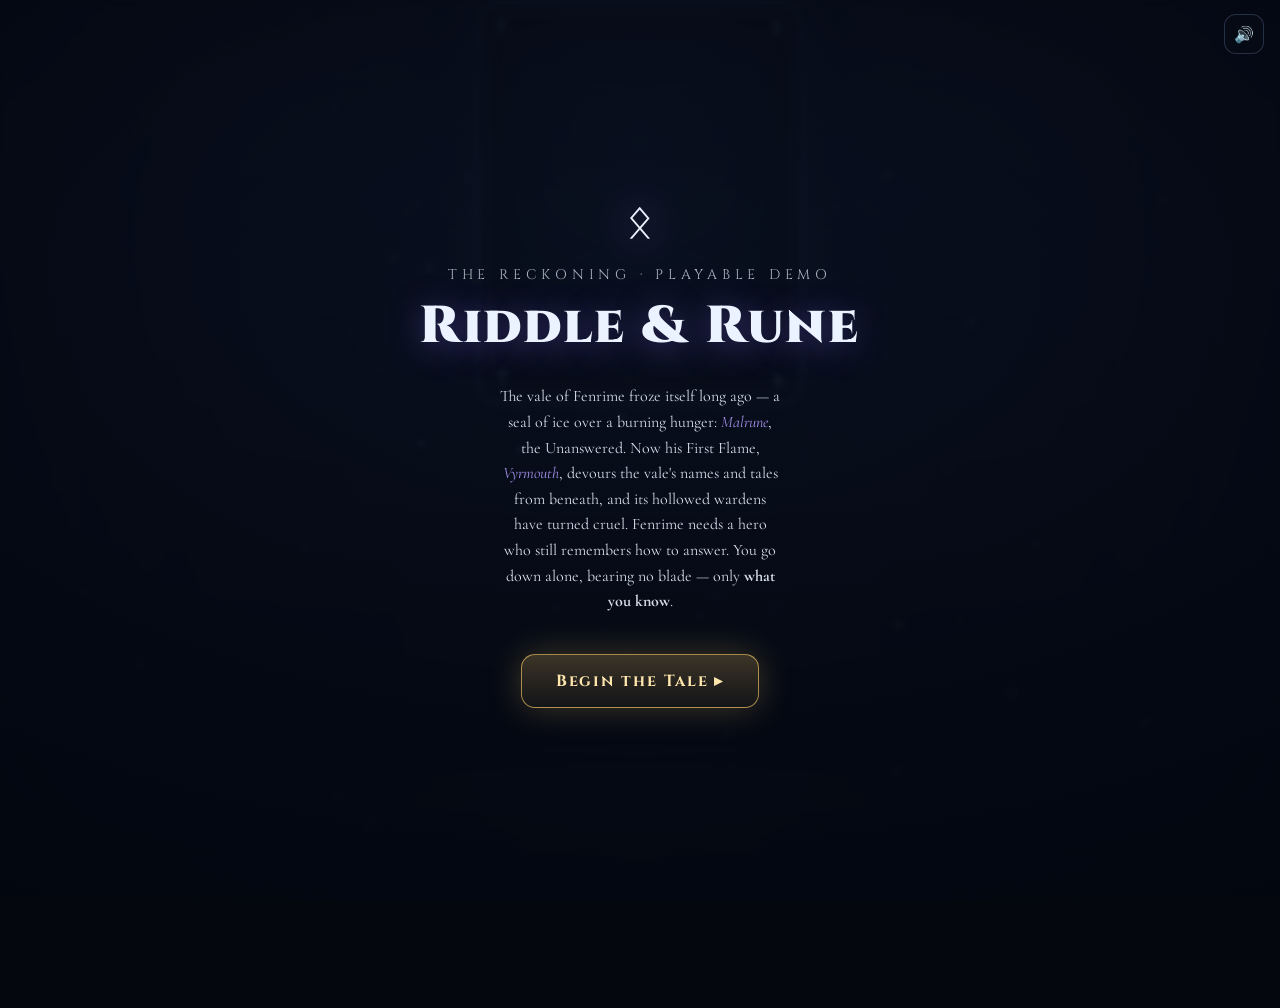
<file: saga.html>
<!DOCTYPE html>
<html lang="en">
<head>
  <meta charset="UTF-8" />
  <meta name="viewport" content="width=device-width, initial-scale=1.0, viewport-fit=cover" />
  <title>Riddle &amp; Rune — The Reckoning</title>
  <meta name="theme-color" content="#05070f" />
  <meta name="apple-mobile-web-app-capable" content="yes" />
  <meta name="apple-mobile-web-app-status-bar-style" content="black-translucent" />
  <link rel="apple-touch-icon" href="icon-bolt.png" />
  <link rel="icon" href="icon-bolt.svg" type="image/svg+xml" />
  <link rel="preconnect" href="https://fonts.googleapis.com" />
  <link rel="preconnect" href="https://fonts.gstatic.com" crossorigin />
  <link href="https://fonts.googleapis.com/css2?family=Cinzel:wght@500;700;900&family=Cormorant+Garamond:ital,wght@0,500;0,600;1,500&family=Marcellus&display=swap" rel="stylesheet" />
  <style>
    :root{
      --bg:#05070f; --frost:#bfe6ff; --frost-2:#7fb6e6; --ice:#dff2ff;
      --gold:#ffcf6b; --rune:#b49cff; --blood:#ff4d5e; --good:#66f0b6;
      --panel:rgba(9,14,26,.74); --line:rgba(150,190,240,.22);
      --shadow:0 14px 46px rgba(0,0,0,.6);
    }
    *{box-sizing:border-box;-webkit-tap-highlight-color:transparent}
    /* overflow:clip (not just hidden) — hidden still lets focus/programmatic
       scrolls shift the body, pushing the HUD off-screen; clip forbids all
       scrolling. Older engines ignore clip and keep the hidden fallback. */
    html,body{margin:0;height:100%;background:var(--bg);color:#eaf3ff;
      font-family:"Marcellus",Georgia,serif;overflow:hidden;overflow:clip;overscroll-behavior:none}
    body{position:fixed;inset:0}
    h1,h2,h3,.cin{font-family:"Cinzel",serif}
    button{font-family:inherit;color:inherit;cursor:pointer;border:none;background:none}
    .stage{position:absolute;inset:0;display:flex;flex-direction:column}
    .hidden{display:none !important}

    /* ---------- Cinematic backdrop ---------- */
    #scene{position:absolute;inset:0;overflow:hidden;background:
      radial-gradient(120% 80% at 50% -8%, #16273f 0%, #0a1120 46%, #04060d 100%)}
    /* The creature plays inside a framed "portal" in the upper area. The portal
       is the flexible element: the question dock below keeps its natural size
       and the portal absorbs whatever height is left (question + answers must
       never be clipped — on short viewports the creature shrinks instead).
       Only the video swapped into it changes (object-fit:contain, so any clip
       fits fully inside the border). The frame glow + rune corners are tinted
       to the enemy's weakness colour (--glow / --glow-soft, set per enemy).
       During cinematic beats the frame drops away. */
    #arena{position:relative;z-index:5;flex:1 1 0;align-self:center;
      min-height:96px;max-height:392px;max-height:min(43dvh,392px);
      aspect-ratio:4 / 5;max-width:90vw;margin:10px auto 0;
      border-radius:16px;overflow:hidden;
      background:radial-gradient(120% 100% at 50% 34%, #0b1524 0%, #060a14 60%, #04060d 100%);
      box-shadow:
        0 0 0 1px rgba(0,0,0,.78),
        0 0 0 7px rgba(11,16,30,.97),
        0 0 0 8px var(--glow-soft,rgba(186,214,255,.22)),
        0 22px 56px rgba(0,0,0,.6),
        0 0 54px var(--glow-soft,rgba(120,150,220,.18));
      transition:box-shadow .9s ease}
    #arena::after{content:"";position:absolute;inset:5px;border-radius:11px;pointer-events:none;z-index:4;
      border:1px solid var(--glow-soft,rgba(191,230,255,.16));box-shadow:inset 0 0 40px rgba(0,0,0,.74)}
    #arena video,#arena img.enemy-still{position:absolute;inset:0;width:100%;height:100%;
      object-fit:contain;object-position:center 45%;opacity:0;transition:opacity 1.1s ease;
      filter:saturate(1.06) contrast(1.05)}
    #arena .show{opacity:1}
    /* The strike: a blade of light sweeping across the portal on every hit.
       Crits sweep gold, brighter and thicker. Purely decorative — reduced
       motion drops it and keeps the flash/damage number. */
    #slash{position:absolute;inset:0;z-index:5;pointer-events:none;overflow:hidden;display:none}
    #slash i{position:absolute;top:50%;left:50%;width:190%;height:3px;border-radius:3px;
      background:linear-gradient(90deg,transparent,rgba(255,255,255,.95) 45%,#fff 50%,rgba(255,255,255,.95) 55%,transparent);
      box-shadow:0 0 22px rgba(200,220,255,.9),0 0 60px rgba(150,190,255,.55);
      transform:translate(-50%,-50%) rotate(-24deg) translateX(-130%)}
    #slash.go{display:block}
    #slash.go i{animation:slashSweep .5s cubic-bezier(.2,.7,.2,1) both}
    #slash.go.crit i{height:5px;
      background:linear-gradient(90deg,transparent,rgba(255,230,160,.95) 45%,#fff 50%,rgba(255,230,160,.95) 55%,transparent);
      box-shadow:0 0 30px rgba(255,215,107,.95),0 0 80px rgba(255,190,80,.6)}
    @keyframes slashSweep{from{transform:translate(-50%,-50%) rotate(-24deg) translateX(-130%)}
      to{transform:translate(-50%,-50%) rotate(-24deg) translateX(130%)}}
    @media (prefers-reduced-motion:reduce){#slash{display:none !important}}
    /* carved-rune corners, tinted to the enemy's colour */
    .rune-corner{position:absolute;z-index:6;font-family:"Cinzel",serif;font-size:17px;line-height:1;
      color:var(--glow,#9fc0ee);opacity:.9;text-shadow:0 0 12px var(--glow,#9fc0ee);pointer-events:none;
      transition:color .9s ease,text-shadow .9s ease}
    .rune-corner.tl{top:9px;left:12px}   .rune-corner.tr{top:9px;right:12px}
    .rune-corner.bl{bottom:9px;left:12px}.rune-corner.br{bottom:9px;right:12px}
    /* cinematic mode (opening / boss intro / defeats): full-screen, frame off, soft melt */
    .letterbox #arena{position:absolute;inset:0;z-index:5;width:100%;max-width:none;height:100%;
      min-height:0;max-height:none;aspect-ratio:auto;margin:0;border-radius:0;background:transparent;box-shadow:none}
    .letterbox #arena::after,.letterbox .rune-corner{display:none}
    .letterbox #arena video,.letterbox #arena img.enemy-still{
      -webkit-mask-image:radial-gradient(ellipse 90% 82% at 50% 46%, #000 56%, rgba(0,0,0,0) 100%);
      mask-image:radial-gradient(ellipse 90% 82% at 50% 46%, #000 56%, rgba(0,0,0,0) 100%)}
    #frost{position:absolute;inset:0;pointer-events:none;z-index:1}
    .vignette{position:absolute;inset:0;pointer-events:none;z-index:2;box-shadow:inset 0 0 230px 78px rgba(2,4,10,.95);
      background:radial-gradient(120% 92% at 50% 43%, transparent 46%, rgba(3,6,14,.86) 100%)}
    .frost-edge{position:absolute;inset:0;pointer-events:none;z-index:2;opacity:.5;mix-blend-mode:screen;
      background:radial-gradient(62% 42% at 50% 110%, rgba(140,200,255,.3), transparent 70%)}
    #fx{position:absolute;inset:0;pointer-events:none;z-index:9}
    .flash{position:absolute;inset:0;background:#fff;opacity:0;pointer-events:none}
    .hurt{position:absolute;inset:0;background:radial-gradient(120% 92% at 50% 50%,transparent 38%,rgba(255,40,60,.6) 100%);opacity:0;pointer-events:none}
    .bar{position:absolute;left:0;right:0;height:12vh;background:#000;z-index:12;pointer-events:none;transition:transform 1.2s cubic-bezier(.7,0,.3,1)}
    .bar.top{top:0;transform:translateY(-100%)} .bar.bot{bottom:0;transform:translateY(100%)}
    .letterbox .bar.top{transform:translateY(0)} .letterbox .bar.bot{transform:translateY(0)}
    @keyframes shake{10%,90%{transform:translate(-2px,1px)}20%,80%{transform:translate(4px,-2px)}
      30%,50%,70%{transform:translate(-8px,2px)}40%,60%{transform:translate(8px,-1px)}}
    .shake{animation:shake .5s cubic-bezier(.36,.07,.19,.97) both}
    .shake-hard{animation:shake .62s cubic-bezier(.36,.07,.19,.97) both}

    /* ---------- Top: enemy bar ---------- */
    .topbar{position:relative;z-index:6;padding:calc(env(safe-area-inset-top) + 14px) 16px 10px;
      display:flex;flex-direction:column;gap:9px;transition:opacity .6s}
    .foe-row{display:flex;align-items:center;gap:12px}
    .foe-quit{width:40px;height:40px;border-radius:12px;border:1px solid var(--line);
      background:rgba(8,12,24,.62);font-size:18px;flex:0 0 auto}
    .foe-meta{flex:1 1 auto;min-width:0}
    .foe-name{font-family:"Cinzel";font-weight:700;font-size:clamp(16px,4.4vw,24px);
      letter-spacing:.04em;text-shadow:0 2px 16px rgba(0,0,0,.85);line-height:1.05}
    .foe-sub{font-size:14px;opacity:.8;margin-top:3px;display:flex;gap:8px;align-items:center;flex-wrap:wrap}
    .weak-chip{display:inline-flex;align-items:center;gap:5px;padding:2px 9px;border-radius:999px;
      background:rgba(10,15,28,.55);border:1px solid var(--glow-soft,rgba(180,156,255,.5));
      color:var(--glow,#e0d6ff);font-size:13px;letter-spacing:.05em;transition:color .9s ease,border-color .9s ease}
    .stage-pips{display:flex;gap:5px}
    .stage-pips i{width:9px;height:9px;border-radius:50%;background:rgba(200,225,255,.22);border:1px solid var(--line)}
    .stage-pips i.done{background:var(--frost);box-shadow:0 0 8px var(--frost)}
    .stage-pips i.cur{background:var(--gold);box-shadow:0 0 10px var(--gold)}
    .hpbar{height:16px;border-radius:9px;background:rgba(9,14,26,.72);border:1px solid var(--line);
      overflow:hidden;position:relative;box-shadow:var(--shadow)}
    .hpbar>i{position:absolute;inset:0;transform-origin:left;transition:transform .6s cubic-bezier(.2,.8,.2,1);
      background:linear-gradient(90deg,#ff5566,#ff8a4d)}
    .hpbar>.ghost{background:rgba(255,255,255,.4);transition:transform 1.1s ease .2s}
    .hpbar>b{position:absolute;inset:0;display:flex;align-items:center;justify-content:center;
      font-family:"Cinzel";font-size:13px;letter-spacing:.12em;text-shadow:0 1px 3px #000;z-index:2}

    .float{position:absolute;z-index:11;font-family:"Cinzel";font-weight:900;pointer-events:none;
      text-shadow:0 3px 12px rgba(0,0,0,.85);will-change:transform,opacity}
    @keyframes floatUp{0%{opacity:0;transform:translate(-50%,12px) scale(.7)}
      16%{opacity:1;transform:translate(-50%,-6px) scale(1.16)}
      100%{opacity:0;transform:translate(-50%,-80px) scale(1)}}

    /* ---------- Bottom: hero + question ---------- */
    /* flex:0 = the dock is content-sized (the arena flexes, not the answers);
       margin-top:auto pins it to the bottom once the arena hits its cap. No
       justify-content:flex-end — with overflow, that clips the TOP of the
       content unreachably (the iOS bug: question text hidden behind the portal). */
    .dock{position:relative;z-index:7;flex:0 1 auto;margin-top:auto;min-height:0;display:flex;flex-direction:column;
      overflow-y:auto;padding:12px 14px calc(env(safe-area-inset-bottom) + 14px);
      background:linear-gradient(0deg,rgba(3,6,13,.96) 34%,rgba(3,6,13,.7) 80%,transparent);transition:opacity .6s}
    .dock.enter{animation:dockIn .6s ease both}
    @keyframes dockIn{from{opacity:0;transform:translateY(24px)}to{opacity:1;transform:none}}
    .hero-row{display:flex;align-items:center;gap:10px;margin-bottom:10px}
    /* Player status: hero + level chip, HP bar (persists between battles), thin XP line */
    .pstat{display:flex;align-items:center;gap:8px;flex:1 1 auto;min-width:0}
    .plvl{font-family:"Cinzel";font-size:14px;letter-spacing:.06em;white-space:nowrap;
      padding:3px 9px;border-radius:999px;border:1px solid var(--line);background:rgba(10,15,28,.6);color:#eaf3ff}
    .pbars{flex:1 1 auto;min-width:0;max-width:190px}
    .php{height:12px;border-radius:7px;background:rgba(9,14,26,.72);border:1px solid var(--line);
      overflow:hidden;position:relative}
    .php>i{position:absolute;inset:0;transform-origin:left;transition:transform .5s cubic-bezier(.2,.8,.2,1);
      background:linear-gradient(90deg,#3ec98c,#8fe3b4)}
    .php.low>i{background:linear-gradient(90deg,#ff5566,#ff8a4d)}
    .php>b{position:absolute;inset:0;display:flex;align-items:center;justify-content:center;
      font-family:"Cinzel";font-size:11.5px;letter-spacing:.1em;text-shadow:0 1px 3px #000;z-index:2}
    .pxp{height:3px;border-radius:3px;background:rgba(255,255,255,.09);margin-top:3px;overflow:hidden}
    .pxp>i{display:block;height:100%;transform-origin:left;transition:transform .5s ease;
      background:linear-gradient(90deg,#8f7ae8,#c9b6ff);width:100%}
    .combo{margin-left:auto;font-family:"Cinzel";font-size:15px;letter-spacing:.08em;opacity:0;transition:opacity .3s}
    .combo.on{opacity:1;color:var(--gold);text-shadow:0 0 12px rgba(255,207,107,.65)}
    /* Hero select cards */
    .hero-cards{display:flex;flex-direction:column;gap:10px;width:min(92vw,420px)}
    .hero-card{display:flex;align-items:center;gap:13px;text-align:left;padding:13px 15px;border-radius:14px;
      border:1px solid var(--line);background:rgba(13,21,38,.78);transition:border-color .2s,box-shadow .2s}
    .hero-card:active{transform:scale(.98)}
    .hero-card .hicon{font-size:30px;filter:drop-shadow(0 2px 6px rgba(0,0,0,.6))}
    .hero-card .hname{font-family:"Cinzel";font-weight:700;font-size:16px}
    .hero-card .hperk{font-size:14.5px;opacity:.75;margin-top:2px}
    /* The physical world map: an icy land drawn in SVG, the road winding up
       to the ice palace. Done nodes dim green, the current one pulses gold,
       the road not taken fades once the fork is chosen. */
    #ovMap .ov-kicker{padding:0 56px}  /* clear the corner mute button */
    /* No page scroll: the painting is the flexible absorber and the control
       panel (counter + location name + Enter) is pinned in view, so you can
       always see where you are and enter it — never scroll to reach a button. */
    #ovMap{justify-content:flex-start;overflow:hidden;
      padding-top:calc(env(safe-area-inset-top) + 12px);padding-bottom:0;gap:7px}
    #ovMap .ov-sub{font-size:13.5px;max-width:34ch;margin-top:-2px;line-height:1.4;
      display:-webkit-box;-webkit-line-clamp:2;-webkit-box-orient:vertical;overflow:hidden}
    /* a window onto a two-screen-tall world: the painting scrolls INTERNALLY
       (drag to scout the road ahead) while the wrap flexes into the room left */
    .worldmap-wrap{flex:1 1 0;width:min(92vw,370px);min-height:110px;max-height:min(50vh,420px);
      overflow-y:auto;overflow-x:hidden;-webkit-overflow-scrolling:touch;
      border-radius:16px;border:1px solid var(--line);box-shadow:var(--shadow);background:#05091a}
    /* the always-visible control panel at the foot of the map */
    .map-foot{flex:0 0 auto;width:min(92vw,400px);display:flex;flex-direction:column;
      align-items:center;gap:6px;padding:9px 0 calc(env(safe-area-inset-bottom) + 12px)}
    .map-step{font-family:"Marcellus";font-size:11.5px;letter-spacing:.16em;text-transform:uppercase;
      color:#cfd9ef;background:rgba(255,255,255,.06);border:1px solid var(--line);
      border-radius:999px;padding:4px 12px;white-space:nowrap}
    .map-foot .map-whisper{margin:0;display:-webkit-box;-webkit-line-clamp:2;
      -webkit-box-orient:vertical;overflow:hidden}
    /* the living painting: video breathes under the vector marker layer;
       the SVG's own still image fades out once the video actually plays */
    .mapstack{position:relative;width:100%;aspect-ratio:2/3}
    #mapLive{position:absolute;inset:0;width:100%;height:100%;object-fit:cover;display:block}
    .mapstack svg{position:absolute;inset:0;width:100%;height:100%}
    .mapstack.live #worldmap image{opacity:0;transition:opacity 1.2s ease}
    /* the frost-wipe: white frost on black, screen-blended over everything —
       black vanishes, only the ice shows */
    .frostwipe{position:fixed;inset:0;width:100%;height:100%;object-fit:cover;
      mix-blend-mode:screen;pointer-events:none;z-index:95;opacity:0;transition:opacity .25s}
    .frostwipe.on{opacity:1}
    #worldmap{display:block;width:100%;height:auto}
    .road{fill:none;stroke:rgba(222,236,255,.72);stroke-width:2.4;stroke-dasharray:.5 6.5;stroke-linecap:round}
    .road.dim{stroke:rgba(215,232,255,.14)}
    /* the moonlit way: invisible until the letter reveals it, then silver */
    .road.moon{stroke:rgba(220,235,255,0)}
    .road.moon.revealed{stroke:rgba(220,236,255,.8);filter:drop-shadow(0 0 3px rgba(190,215,255,.8))}
    .road.moon.revealed.dim{stroke:rgba(220,236,255,.16);filter:none}
    /* the dive: the camera plunges into the chosen station on the painting */
    #worldmap{transition:transform 1s cubic-bezier(.5,0,.85,.55),opacity 1s ease}
    #worldmap.dive{transform:scale(3.1);opacity:0}
    @media (prefers-reduced-motion:reduce){#worldmap{transition:none}}
    .mnode circle.body{fill:rgba(8,14,28,.62);stroke:rgba(200,220,250,.7);stroke-width:1.4}
    .mnode.secret circle.body{stroke:#e6f0ff;filter:drop-shadow(0 0 8px rgba(207,224,245,.95))}
    .mnode.secret{animation:secretIn 1.4s ease}
    @keyframes secretIn{from{opacity:0}to{opacity:1}}
    .mnode text{font-size:14px;text-anchor:middle;dominant-baseline:central}
    .mnode.done{opacity:.55}
    .mnode.done circle.body{stroke:rgba(159,232,184,.65)}
    .mnode.ahead{opacity:.85}
    .mnode.dimmed{opacity:.2}
    .mnode.cur circle.body{stroke:var(--gold);stroke-width:2.4;filter:drop-shadow(0 0 7px rgba(255,207,107,.85))}
    .mnode.cur .pulse{animation:mapPulse 2s ease-out infinite}
    @keyframes mapPulse{0%{r:14;opacity:.9}100%{r:26;opacity:0}}
    @media (prefers-reduced-motion:reduce){.mnode.cur .pulse{animation:none;opacity:.4}}
    .map-now{font-family:"Cinzel";font-size:15px;letter-spacing:.05em;color:var(--gold);text-align:center}
    .map-now small{display:block;font-family:"Marcellus";font-size:12.5px;letter-spacing:.15em;
      text-transform:uppercase;opacity:.65;color:#cfd9ef;margin-top:2px}
    .map-you{font-size:14.5px;opacity:.75;letter-spacing:.04em}
    .map-whisper{font-style:italic;font-size:15px;line-height:1.5;opacity:.72;max-width:min(88vw,400px);
      margin:2px 0 0;color:#cfd9ef}
    .map-whisper b{color:var(--gold);font-weight:600}
    .ch-hint{font-style:italic;font-size:15px;line-height:1.5;opacity:.8;color:#c9b6ff;margin-top:10px;
      max-width:min(86vw,420px)}
    .ch-hint b{color:var(--gold);font-weight:600}
    /* Pack (inventory) + shop rows, shared by the spoils camp and the rest prompt */
    .inv-row{display:flex;flex-wrap:wrap;gap:8px;justify-content:center}
    .inv-chip{display:inline-flex;align-items:center;gap:6px;padding:7px 12px;border-radius:999px;
      border:1px solid rgba(159,232,184,.4);background:rgba(13,26,20,.7);font-size:15px;color:#dfffeF}
    .inv-chip:active{transform:scale(.96)}
    .inv-chip.shop{border-color:rgba(255,207,107,.42);background:rgba(26,21,10,.7);color:#ffedc4}
    .inv-chip[disabled]{opacity:.4;pointer-events:none}
    .inv-empty{font-size:14.5px;opacity:.55}
    /* Relics: battle-usable treasures, shown as a strip above the question */
    .relic-row{display:flex;flex-wrap:wrap;gap:7px;margin-bottom:8px;min-height:0}
    .relic-chip{display:inline-flex;align-items:center;gap:5px;padding:6px 11px;border-radius:999px;
      border:1px solid rgba(180,156,255,.45);background:rgba(20,15,38,.78);font-size:14.5px;color:#e6dcff}
    .relic-chip b{opacity:.75;font-weight:600}
    .relic-chip:active{transform:scale(.96)}
    .relic-chip[disabled]{opacity:.38;pointer-events:none}
    .relic-chip.armed{border-color:var(--gold);color:#ffedc4;box-shadow:0 0 12px rgba(255,207,107,.35);pointer-events:none}
    .ev-choices{display:flex;flex-direction:column;gap:9px;width:min(88vw,360px)}
    .camp{display:flex;flex-direction:column;gap:9px;align-items:center;width:min(92vw,420px);
      padding:11px 12px;border-radius:14px;border:1px solid var(--line);background:rgba(9,14,26,.5)}
    .camp .camp-label{font-size:12.5px;letter-spacing:.18em;text-transform:uppercase;opacity:.6}
    .camp .php{width:min(60vw,230px);height:14px}
    .qcard{background:var(--panel);backdrop-filter:blur(9px);-webkit-backdrop-filter:blur(9px);border:1px solid var(--line);
      border-radius:16px;padding:14px 16px;box-shadow:var(--shadow)}
    .qtier{font-size:13px;letter-spacing:.2em;text-transform:uppercase;opacity:.72;margin-bottom:6px;
      display:flex;align-items:center;gap:8px}
    .qtier .tag{padding:2px 8px;border-radius:6px;border:1px solid var(--line);background:rgba(255,255,255,.05)}
    .qtext{font-size:clamp(16px,4.6vw,21px);line-height:1.34;margin:0 0 12px;font-family:"Marcellus"}
    .opts{display:grid;grid-template-columns:1fr 1fr;gap:9px}
    @media(max-width:440px){.opts{grid-template-columns:1fr}}
    .opt{position:relative;text-align:left;padding:13px 14px;border-radius:12px;border:1px solid var(--line);
      background:rgba(13,21,38,.74);font-size:15px;line-height:1.28;transition:transform .09s,border-color .2s,background .2s,box-shadow .2s;
      min-height:50px;display:flex;align-items:center;width:100%}
    .opt:active{transform:scale(.98)}
    .opt .k{display:inline-flex;width:22px;height:22px;border-radius:6px;margin-right:10px;flex:0 0 auto;
      align-items:center;justify-content:center;font-family:"Cinzel";font-size:14px;
      background:rgba(180,156,255,.18);border:1px solid rgba(180,156,255,.42);color:#e0d6ff}
    .opt.correct{background:rgba(60,200,140,.26);border-color:var(--good);color:#daffe9;box-shadow:0 0 22px rgba(102,240,182,.3)}
    .opt.wrong{background:rgba(255,70,90,.24);border-color:var(--blood)}
    .opt.dim{opacity:.4}
    .opt.correct .k{background:rgba(60,200,140,.36);border-color:var(--good);color:#eafff5}

    .timer{height:4px;border-radius:4px;background:rgba(255,255,255,.08);margin:0 0 12px;overflow:hidden}
    .timer>i{display:block;height:100%;width:100%;transform-origin:left;
      background:linear-gradient(90deg,var(--good),var(--gold),var(--blood))}

    /* Phones: trim the HUD/dock so the creature portal keeps decent height
       inside the real visible viewport (Safari toolbars eat ~150px of it). */
    @media(max-width:520px){
      .topbar{padding:calc(env(safe-area-inset-top) + 8px) 14px 8px;gap:7px}
      .hpbar{height:14px}
      .dock{padding:10px 12px calc(env(safe-area-inset-bottom) + 10px)}
      .hero-row{margin-bottom:8px}
      .qcard{padding:12px 13px}
      .qtext{margin-bottom:10px}
      .timer{margin-bottom:10px}
      .opts{gap:8px}
      .opt{min-height:46px;padding:11px 12px;font-size:14.5px}
    }

    /* ---------- Overlays ---------- */
    .overlay{position:absolute;inset:0;z-index:20;display:flex;flex-direction:column;align-items:center;
      justify-content:center;text-align:center;padding:30px;gap:15px;
      background:radial-gradient(120% 92% at 50% 32%,rgba(9,16,32,.72),rgba(3,6,14,.97));
      -webkit-backdrop-filter:blur(3px);backdrop-filter:blur(3px);transition:opacity .8s ease}
    .overlay.fade{opacity:0;pointer-events:none}
    .ov-rune{font-size:46px;filter:drop-shadow(0 0 22px var(--rune));animation:pulse 3.6s ease-in-out infinite}
    @keyframes pulse{50%{opacity:.62;transform:scale(1.08)}}
    .ov-kicker{font-family:"Cinzel";letter-spacing:.34em;font-size:14px;opacity:.72;text-transform:uppercase}
    .ov-title{font-family:"Cinzel";font-weight:900;font-size:clamp(28px,8.4vw,52px);letter-spacing:.04em;
      text-shadow:0 4px 34px rgba(140,110,255,.42);line-height:1.04}
    .ov-sub{max-width:35ch;opacity:.9;line-height:1.6;font-size:16px;font-family:"Cormorant Garamond",Georgia,serif}
    .ov-sub em{font-style:italic;color:var(--rune)}
    .cta{margin-top:8px;padding:15px 34px;border-radius:14px;border:1px solid rgba(255,207,107,.62);
      background:linear-gradient(180deg,rgba(255,207,107,.22),rgba(255,207,107,.06));
      font-family:"Cinzel";font-weight:700;letter-spacing:.12em;font-size:16px;color:#ffe6ad;
      box-shadow:0 0 34px rgba(255,207,107,.24);transition:opacity .5s,transform .1s}
    .cta.ghost{border-color:var(--line);background:rgba(255,255,255,.04);color:#cfe0f5;box-shadow:none}
    .cta:active{transform:scale(.97)}
    .cta[disabled]{opacity:.4;pointer-events:none}
    .btnrow{display:flex;gap:10px;flex-wrap:wrap;justify-content:center}

    .loot{display:flex;gap:20px;justify-content:center;margin:4px 0}
    .loot b{font-family:"Cinzel";font-size:23px;display:block}
    .loot span{font-size:13px;opacity:.72;letter-spacing:.1em}

    /* narration line layer — used for opening, epitaphs, descent, epilogue */
    #cineLine{position:absolute;left:0;right:0;top:41%;transform:translateY(-50%);z-index:22;
      text-align:center;padding:0 34px;font-family:"Cormorant Garamond","Marcellus",serif;font-weight:500;
      font-size:clamp(20px,5.8vw,32px);line-height:1.5;letter-spacing:.01em;color:#eef4ff;font-style:italic;
      opacity:0;transition:opacity 1.3s ease;text-shadow:0 3px 30px rgba(0,0,0,.95),0 0 46px rgba(120,90,255,.28)}
    #cineLine.show{opacity:1}
    #cineLine em{font-style:italic;color:var(--rune);text-shadow:0 0 28px rgba(180,156,255,.75)}
    #cineLine b{font-style:normal;color:var(--gold);font-weight:600}

    /* chapter card */
    #chapter{position:absolute;inset:0;z-index:21;display:flex;flex-direction:column;align-items:center;justify-content:center;
      gap:9px;text-align:center;padding:34px;background:radial-gradient(120% 90% at 50% 42%,rgba(6,10,22,.86),rgba(2,4,11,.97));opacity:0;transition:opacity 1.1s ease}
    #chapter.show{opacity:1}
    .ch-num{font-family:"Cinzel";font-weight:900;font-size:clamp(40px,13vw,84px);color:transparent;
      -webkit-text-stroke:1.5px rgba(191,230,255,.5);letter-spacing:.08em;opacity:.9;margin-bottom:2px}
    .ch-name{font-family:"Cinzel";font-weight:700;font-size:clamp(22px,6.6vw,36px);letter-spacing:.03em;text-shadow:0 3px 24px rgba(0,0,0,.85)}
    .ch-role{font-size:15px;letter-spacing:.26em;text-transform:uppercase;opacity:.7}
    .ch-couplet{font-family:"Cormorant Garamond",serif;font-style:italic;font-size:clamp(16px,4.6vw,21px);
      line-height:1.55;opacity:.9;max-width:30ch;margin:10px 0 4px;color:#e7eeff}
    .ch-weak{margin-top:6px}

    /* nameplate + whisper reveal */
    #nameplate{position:absolute;top:30%;left:0;right:0;z-index:10;text-align:center;pointer-events:none;opacity:0;padding:0 24px}
    #nameplate.show{animation:npIn 4.4s ease forwards}
    @keyframes npIn{0%{opacity:0;transform:translateY(14px) scale(.96)}
      10%{opacity:1;transform:none}82%{opacity:1}100%{opacity:0}}
    #nameplate .np-name{font-family:"Cinzel";font-weight:900;font-size:clamp(26px,8vw,44px);letter-spacing:.05em;
      text-shadow:0 4px 30px rgba(0,0,0,.92),0 0 40px rgba(255,80,90,.35)}
    #nameplate .np-role{font-size:15px;letter-spacing:.3em;text-transform:uppercase;opacity:.85;margin-top:6px;color:var(--frost)}
    #nameplate .np-whisper{font-family:"Cormorant Garamond",serif;font-style:italic;font-size:clamp(15px,4.4vw,20px);
      margin-top:12px;opacity:.9;color:#dfe8ff;text-shadow:0 2px 20px rgba(0,0,0,.9)}

    .mute{position:absolute;top:calc(env(safe-area-inset-top) + 14px);right:16px;z-index:40;
      width:40px;height:40px;border-radius:12px;border:1px solid var(--line);background:rgba(8,12,24,.62);font-size:16px}
    .skip{position:absolute;bottom:calc(env(safe-area-inset-bottom) + 18px);right:18px;z-index:40;
      font-family:"Cinzel";letter-spacing:.16em;font-size:15px;opacity:.72;padding:8px 14px;border-radius:10px;border:1px solid var(--line);background:rgba(8,12,24,.5)}
    .toast{position:absolute;left:50%;top:22%;transform:translateX(-50%);z-index:14;
      font-family:"Cinzel";font-size:clamp(20px,7vw,42px);font-weight:900;letter-spacing:.06em;
      opacity:0;pointer-events:none;text-shadow:0 4px 26px rgba(0,0,0,.85)}
    @keyframes burst{0%{opacity:0;transform:translateX(-50%) scale(.5)}
      18%{opacity:1;transform:translateX(-50%) scale(1.16)}
      74%{opacity:1;transform:translateX(-50%) scale(1)}
      100%{opacity:0;transform:translateX(-50%) scale(1.05)}}
  </style>
</head>
<body>
  <video id="frostWipe" class="frostwipe" muted playsinline preload="none"
    src="media/saga/App%20Videos/frost-wipe.mp4"></video>
  <div class="stage" id="stage">
    <div id="scene">
      <canvas id="frost"></canvas>
      <div class="frost-edge"></div>
      <div class="vignette"></div>
      <div id="fx"><div class="flash" id="flash"></div><div class="hurt" id="hurt"></div></div>
    </div>
    <div class="bar top"></div><div class="bar bot"></div>

    <button class="mute" id="mute" aria-label="Sound">🔇</button>
    <button class="skip hidden" id="skip">Skip ▸</button>
    <div class="toast" id="toast"></div>
    <div id="nameplate"><div class="np-name" id="npName"></div><div class="np-role" id="npRole"></div><div class="np-whisper" id="npWhisper"></div></div>

    <!-- Battle HUD -->
    <div class="topbar hidden" id="hud">
      <div class="foe-row">
        <button class="foe-quit" id="quit" title="Leave the saga">←</button>
        <div class="foe-meta">
          <div class="foe-name" id="foeName">—</div>
          <div class="foe-sub">
            <span class="weak-chip" id="weakChip">✦ Weak to —</span>
            <span class="stage-pips" id="pips"></span>
          </div>
        </div>
      </div>
      <div class="hpbar"><i class="ghost" id="foeHpGhost"></i><i id="foeHp"></i><b id="foeHpTxt">HP</b></div>
    </div>

    <!-- The creature's fixed arena — video/still injected as firstChild; the
         rune corners stay put and tint to the enemy's weakness colour. -->
    <div id="arena">
      <span class="rune-corner tl">ᚠ</span><span class="rune-corner tr">ᚦ</span>
      <span class="rune-corner bl">ᛉ</span><span class="rune-corner br">ᛟ</span>
      <div id="slash"><i></i></div>
    </div>

    <div class="dock hidden" id="dock">
      <div class="hero-row">
        <div class="pstat">
          <span class="plvl" id="plvl">🛡 Lv 1</span>
          <div class="pbars">
            <div class="php" id="phpWrap"><i id="pHpBar"></i><b id="pHpTxt">25 / 25</b></div>
            <div class="pxp"><i id="pXpBar"></i></div>
          </div>
        </div>
        <div class="combo" id="combo">COMBO ×2</div>
      </div>
      <div class="relic-row" id="relics"></div>
      <div class="qcard">
        <div class="qtier" id="qtier"><span id="qcat"></span></div>
        <div class="timer" id="timerWrap"><i id="timerBar"></i></div>
        <p class="qtext" id="qtext">…</p>
        <div class="opts" id="opts"></div>
      </div>
    </div>

    <!-- Narration line layer -->
    <div id="cineLine"></div>

    <!-- Chapter card -->
    <div id="chapter" class="hidden">
      <div class="ch-num" id="chNum">I</div>
      <div class="ch-name" id="chName">—</div>
      <div class="ch-role" id="chRole"></div>
      <div class="ch-couplet" id="chCouplet"></div>
      <div class="ch-weak"><span class="weak-chip" id="chWeak">✦ Weak to —</span></div>
      <div class="ch-hint" id="chHint"></div>
    </div>

    <!-- Overlays -->
    <div class="overlay hidden" id="ovTitle">
      <div class="ov-rune">ᛟ</div>
      <div class="ov-kicker">The Reckoning · Playable Demo</div>
      <div class="ov-title">Riddle &amp; Rune</div>
      <p class="ov-sub">The vale of Fenrime froze itself long ago — a seal of ice over a burning hunger: <em>Malrune</em>, the Unanswered. Now his First Flame, <em>Vyrmouth</em>, devours the vale's names and tales from beneath, and its hollowed wardens have turned cruel. Fenrime needs a hero who still remembers how to answer. You go down alone, bearing no blade — only <b>what you know</b>.</p>
      <button class="cta" id="startBtn">Begin the Tale ▸</button>
    </div>

    <div class="overlay hidden" id="ovHero">
      <div class="ov-kicker">Before the descent</div>
      <div class="ov-title" style="font-size:clamp(24px,7vw,40px)">Choose your seeker</div>
      <div class="hero-cards" id="heroCards"></div>
      <p class="ov-sub" style="opacity:.6;font-size:14.5px">Level 1 · 25 strength. The vale will test what you know.</p>
    </div>

    <div class="overlay hidden" id="ovSpoils">
      <div class="ov-kicker" id="spoilsKicker">The guardian falls</div>
      <div class="ov-title" id="spoilsTitle" style="font-size:clamp(24px,7vw,40px)">Vanquished</div>
      <div class="loot" id="spoilsLoot"></div>
      <div class="camp" id="campBox">
        <span class="camp-label">Your strength</span>
        <div class="php" id="campHpWrap"><i id="campHpBar"></i><b id="campHpTxt"></b></div>
        <span class="camp-label">Pack · eat to recover</span>
        <div class="inv-row" id="campInv"></div>
        <span class="camp-label">Trade with the vale-wraiths</span>
        <div class="inv-row" id="campShop"></div>
      </div>
      <p class="ov-sub" id="spoilsNext" style="opacity:.8"></p>
      <button class="cta" id="spoilsBtn">Descend ▸</button>
    </div>

    <div class="overlay hidden" id="ovRest">
      <div class="ov-kicker">Your strength wanes</div>
      <div class="ov-title" id="restHp" style="font-size:clamp(24px,7vw,40px)">12 / 25</div>
      <p class="ov-sub" id="restSub">The next guardian waits. Eat from your pack first, or press on as you are?</p>
      <div class="inv-row" id="restInv"></div>
      <button class="cta" id="restGo">Fight on ▸</button>
    </div>

    <div class="overlay hidden" id="ovMap">
      <div class="ov-kicker">World One · The Frozen Vale of Fenrime</div>
      <div class="ov-title" style="font-size:clamp(22px,6vw,34px)">The Frost-Trail</div>
      <p class="ov-sub" style="opacity:.7;font-size:14.5px;margin-top:-4px">Vyrmouth, First Flame of Malrune, devours the vale's names from beneath. Answer well, and take them back.</p>
      <div class="worldmap-wrap">
      <div class="mapstack">
      <video id="mapLive" muted playsinline loop preload="none"
        src="media/saga/App%20Videos/w1-map-living.mp4"></video>
      <svg id="worldmap" viewBox="0 0 360 540" xmlns="http://www.w3.org/2000/svg" role="img" aria-label="Map of the Frozen Vale">
        <image href="media/saga/App%20Pics/Ice%20World%20-%20World%201.png" x="0" y="0" width="360" height="540" preserveAspectRatio="xMidYMid slice"/>
        <g stroke="#070f20" stroke-width="5" stroke-linecap="round" fill="none" opacity=".45">
          <path d="M200,512 C180,488 160,468 168,448 C210,462 268,480 303,473 C258,452 160,420 86,385 C70,360 68,326 80,305 C100,312 128,318 137,330 C160,348 186,362 196,371 C186,336 190,296 196,268"/>
          <path d="M196,268 C160,252 124,240 106,232 C140,222 190,218 218,214"/>
          <path d="M196,268 C232,286 258,300 270,317 C284,300 288,278 287,262 C270,240 240,222 218,214"/>
          <path d="M218,214 C200,196 194,176 190,156 C222,168 266,186 293,199 C278,160 244,110 225,86"/>
        </g>
        <path id="roadC1" class="road" d="M200,512 C180,488 160,468 168,448 C210,462 268,480 303,473 C258,452 160,420 86,385 C70,360 68,326 80,305 C100,312 128,318 137,330 C160,348 186,362 196,371 C186,336 190,296 196,268"/>
        <path id="roadW" class="road" d="M196,268 C160,252 124,240 106,232 C140,222 190,218 218,214"/>
        <path id="roadE" class="road" d="M196,268 C232,286 258,300 270,317 C284,300 288,278 287,262 C270,240 240,222 218,214"/>
        <path id="roadM" class="road moon" d="M196,268 C150,248 96,228 64,206 C110,200 180,206 218,214"/>
        <path id="roadC2" class="road" d="M218,214 C200,196 194,176 190,156 C222,168 266,186 293,199 C278,160 244,110 225,86"/>
        <text x="225" y="108" text-anchor="middle" font-size="8.5" letter-spacing="3" fill="#f0c8d8" opacity=".9" font-family="Cinzel,serif" style="paint-order:stroke" stroke="#070d1d" stroke-width="2.4">THE SEALBREACH</text>
        <text x="200" y="527" text-anchor="middle" font-size="8" letter-spacing="2.5" fill="#dce8fa" opacity=".85" font-family="Cinzel,serif" style="paint-order:stroke" stroke="#070d1d" stroke-width="2.2">THE VALE'S MOUTH</text>
        <g id="mapNodes"></g>
      </svg>
      </div>
      </div>
      <div class="map-foot">
        <div class="map-step" id="mapStep"></div>
        <div class="map-now" id="mapNow"></div>
        <div class="map-you" id="mapYou"></div>
        <p class="map-whisper" id="mapHint"></p>
        <div class="btnrow">
          <button class="cta ghost" id="mapPack">🎒 Pack</button>
          <button class="cta" id="mapGo">Set forth ▸</button>
        </div>
      </div>
    </div>

    <div class="overlay hidden" id="ovMarket">
      <div class="ov-rune">🕯</div>
      <div class="ov-kicker">A circle of cold candlelight</div>
      <div class="ov-title" style="font-size:clamp(24px,7vw,40px)">The Wraith-Market</div>
      <p class="ov-sub" style="opacity:.8">The vale-wraiths trade what the frost preserved. They take only gold, and never haggle.</p>
      <div class="camp" style="border-color:rgba(255,207,107,.25)">
        <span class="camp-label">Your strength</span>
        <div class="php" id="mktHpWrap"><i id="mktHpBar"></i><b id="mktHpTxt"></b></div>
        <span class="camp-label">Wares</span>
        <div class="inv-row" id="mktShop"></div>
        <span class="camp-label">Pack · eat to recover</span>
        <div class="inv-row" id="mktInv"></div>
      </div>
      <button class="cta" id="mktGo">Back to the trail ▸</button>
    </div>

    <div class="overlay hidden" id="ovPack">
      <div class="ov-rune">🎒</div>
      <div class="ov-kicker">Everything you carry</div>
      <div class="ov-title" style="font-size:clamp(24px,7vw,40px)">The Seeker's Pack</div>
      <div class="camp" style="max-height:50vh;overflow-y:auto">
        <span class="camp-label">Coin &amp; runes</span>
        <div class="inv-row" id="pkCur"></div>
        <span class="camp-label">Attire</span>
        <div class="inv-row" id="pkAttire"></div>
        <span class="camp-label">Spells &amp; relics · they wake in battle</span>
        <div class="inv-row" id="pkRelics"></div>
        <span class="camp-label">Provisions · eat to recover</span>
        <div class="inv-row" id="pkInv"></div>
      </div>
      <div class="btnrow">
        <button class="cta ghost" id="pkShop">🕯 Summon the wraiths</button>
        <button class="cta" id="pkBack">Back to the map ▸</button>
      </div>
    </div>

    <div class="overlay hidden" id="ovEvent">
      <div class="ov-rune" id="evRune">✦</div>
      <div class="ov-kicker" id="evKicker">A shape in the snow</div>
      <div class="ov-title" id="evTitle" style="font-size:clamp(24px,7vw,40px)">The Frozen Traveller</div>
      <p class="ov-sub" id="evText"></p>
      <div class="ev-choices hidden" id="evChoices"></div>
      <div class="qcard hidden" id="evCard" style="width:min(92vw,420px);text-align:left">
        <p class="qtext" id="evQ">…</p>
        <div class="opts" id="evOpts"></div>
      </div>
      <button class="cta hidden" id="evGo">Onward ▸</button>
    </div>

    <div class="overlay hidden" id="ovResult">
      <div class="ov-rune" id="resRune">☠</div>
      <div class="ov-title" id="resTitle">—</div>
      <p class="ov-sub" id="resSub"></p>
      <div class="loot" id="resLoot"></div>
      <div class="btnrow">
        <button class="cta" id="resAgain">Descend Again</button>
        <button class="cta ghost" id="resHome">Leave the Saga</button>
      </div>
    </div>
  </div>

  <!-- Question bank: Karim's authored MCQ bank only. The imported / generated /
       earlier-made banks are set aside for now (load bank-imported.js etc. and
       re-add them to POOL below to bring the full pool back). -->
  <script>
// ============ AudioGuard: silence is LAW, not convention ============
// Sound-on lives in sessionStorage only: every fresh open starts silent,
// whatever happened before. And play() itself is gated — no unmuted media
// can sound while the switch is off, so no code path can ever leak audio.
(function(){
  try{ localStorage.removeItem("quizrush-audio"); }catch(e){} // erase old persisted unmutes
  const ok=()=>{ try{ return sessionStorage.getItem("quizrush-audio")!=="off"; }catch(e){ return false; } };
  const origPlay=HTMLMediaElement.prototype.play;
  HTMLMediaElement.prototype.play=function(){
    if(!ok() && !this.muted){ try{ this.pause(); }catch(e){} return Promise.resolve(); }
    return origPlay.apply(this,arguments);
  };
})();
</script>
<script src="bank-user.js"></script>
  <script>
  (function(){
    "use strict";
    const V="media/saga/App Videos/", P="media/saga/App Pics/";
    const enc = s => encodeURI(s);
    const el = id => document.getElementById(id);
    const sleep = ms => new Promise(r=>setTimeout(r,ms));

    // pacing — deliberately slow around the storytelling beats
    const T={ chapter:4800, couplet:600, whisper:2800, epitaph:3600, descent:3400,
              settle:1700, betweenQ:1350, afterWrong:1000, fade:1100, defeatHold:1500 };

    // ============ Combat numbers (Karim's design) ============
    // Enemies have real HP pools; every correct answer strikes for damage that
    // scales with the question's difficulty. Bonuses are EARNED, never random:
    //  · weak-point   — the question is in the guardian's weakness category (+50%)
    //  · CRITICAL     — a Medium-or-harder question answered swiftly, with at
    //    least CRIT_WINDOW of the clock still remaining (×2 damage)
    // Damage now GROWS FROM YOUR LEVEL (Karim's design): an average strike at
    // level 1 lands ~5-8; each level multiplies it, so by Lv 10 strikes land in
    // the hundreds — against worlds whose guardians have thousands of HP.
    // Question tier scales the strike around that level power.
    const TIER_FACTOR={ VE:0.6, E:0.8, M:1, H:1.4, VH:1.8 };
    const levelPower=()=>8*Math.pow(1.38,plevel-1);
    const WEAK_BONUS=1.5;
    const CRIT_MULT=2;
    const CRIT_TIERS={ M:1, H:1, VH:1 };  // no crits on the two easiest tiers
    const CRIT_WINDOW=0.6;                // answer inside the first 40% of the clock
    const COMBO_DMG=5;                    // small flat bonus once a combo is rolling

    // ============ Hero & progression (Karim's design) ============
    // Pick a seeker at the start. Level 1 = 25 HP. HP does NOT refill between
    // battles — only on level-up, by eating from the pack, or buying food.
    // XP to level rises exponentially; each level adds max HP and strike damage.
    const HEROES=[
      {key:"warden",   icon:"🛡", name:"The Warden-Sworn", perk:"Stout — +5 max strength",      hp:5, dmg:0, xp:1},
      {key:"runeblade",icon:"🗡", name:"The Runeblade",    perk:"Keen — +2 damage every strike", hp:0, dmg:2, xp:1},
      {key:"loremaster",icon:"🦉",name:"The Loremaster",   perk:"Wise — +15% experience",        hp:0, dmg:0, xp:1.15},
    ];
    const BASE_HP=25, HP_PER_LEVEL=10;
    const XP_BASE=35, XP_GROWTH=2.2;                        // steep curve: Lv2 after
    const xpNeed=L=>Math.round(XP_BASE*Math.pow(XP_GROWTH,L-1)); // fight 1, then levels
    const KILL_XP=25, BOSS_XP=60;                           // stretch out fight by fight
    // ============ World One — the trail through the Frozen Vale ============
    // The map is the world's spine: battles at named places, the halfway
    // WAYSTONE (checkpoint), a shop stop, and a wayside encounter. Death does
    // NOT reset the seeker — you rise at the land's edge or the waystone.
    // (The vale is world one of seven; each later land gets its own path.)
    // The road forks at the Split Stair: WEST is the Merchant's Road (a
    // guardian bars it, but the wraiths trade there); EAST is the Howling Cut
    // (no market, a biting wind — and Old Nix waits with his riddles).
    // Branch nodes carry `branch`; advance() walks only the chosen route.
    const PATH=[
      {t:"battle",foe:0,loc:"The Oathgate",icon:"⚔"},
      {t:"event",ev:"cache",loc:"The Ice-Bound Cache",icon:"🧊",kind:"A wayside find"},
      {t:"shop",loc:"The Wraith-Market",icon:"🕯"},
      {t:"battle",foe:1,loc:"The Gallery of the Forgotten",icon:"⚔"},
      {t:"waystone",loc:"The Waystone Hollow",icon:"❄"},
      {t:"event",ev:"shrine",loc:"Shrine of the Old Scholars",icon:"🔮",kind:"A wayside shrine"},
      {t:"fork",loc:"The Split Stair",icon:"🪧",kind:"The road forks — choose"},
      {branch:"west",t:"battle",foe:2,loc:"The Glimmer Hoard",icon:"⚔"},
      {branch:"east",t:"event",ev:"crossing",loc:"The Ice-Wind Crossing",icon:"🌬",kind:"A hard passage"},
      {branch:"east",t:"riddler",loc:"Old Nix, Riddling Traveller",icon:"🃏",kind:"A game of wits"},
      {branch:"moon",t:"event",ev:"moonstair",loc:"The Moonlit Stair",icon:"🌙",kind:"A hidden way"},
      {t:"event",ev:"traveller",loc:"The Frozen Traveller",icon:"✦",kind:"A wayside encounter"},
      {t:"event",ev:"warden",hidden:true,loc:"The Hollow Door",icon:"🚪",kind:"A hidden door in the ice"},
      {t:"battle",foe:3,loc:"The Riddle Gate",icon:"⚔"},
      {t:"event",ev:"duel",loc:"Maelis of the South Road",icon:"🗡",kind:"Side quest · a rival seeker"},
      {t:"battle",foe:4,loc:"The Sealbreach",icon:"🏰",boss:true},
    ];
    let pathIdx=0, route=null;
    // step forward, skipping nodes that belong to the road not taken
    const hiddenOpen=n=>!n.hidden || (n.ev==="warden" && sentinelFlawless);
    const skippable=n=>n && ((n.branch && n.branch!==route) || !hiddenOpen(n));
    function advance(){ pathIdx++; while(skippable(PATH[pathIdx])) pathIdx++; }
    function nextNode(){ let i=pathIdx+1; while(skippable(PATH[i])) i++; return PATH[i]; }
    let snapshot=null;                    // seeker state held by the land / waystone
    const takeSnapshot=()=>{ snapshot={plevel,pxp,gold,runes,pathIdx,foeIdx,bonusHp,hasLetter,route,nixMet,sentinelFlawless,
      inv:inv.map(x=>({...x})), relics:[...relics], attire:[...attire]}; };
    function restoreSnapshot(){ ({plevel,pxp,gold,runes,pathIdx,foeIdx,bonusHp,hasLetter,route,nixMet,sentinelFlawless}=snapshot);
      inv=snapshot.inv.map(x=>({...x})); relics=[...snapshot.relics]; attire=[...snapshot.attire];
      shieldOn=false; emberOn=false; quillStrike=false;
      pmax=pmaxFor(); php=pmax; combo=0; paintPlayer(); }
    const LOW_HP=0.5;                                       // below half → offer to eat before the next fight
    const FOOD_SHOP=[
      {icon:"🍞", name:"Traveller's loaf", heal:15, cost:12},
      {icon:"🍲", name:"Hearth stew",      heal:30, cost:25},
    ];

    // ============ Enemy roster + lore (only guardians with uploaded video) ============
    const FOES = [
      { key:"armor", name:"The Hollow Sentinel", role:"Frozen Armour Guard", numeral:"I",
        weak:"history", tiers:["VE","E"], hp:50, dmg:6, drop:{icon:"🥖",name:"Warden's ration",heal:10},
        still:P+"forgotten-frozen-armor-guard.png",
        idle:V+"Animated_empty_armor_loop_1080p_202607280016.mp4",
        attack:V+"Armor_attacks_with_mist_1080p_202607280017.mp4",
        couplet:"It swore an oath it can no longer recall — <br>now only the cold keeps its watch.",
        whisper:"The armour is empty. The duty is not.",
        epitaph:"The oath is kept at last. The armour settles into stillness.",
        hint:"It once kept every date and deed of the vale. Strike it with <b>History</b> — a weak point cuts half again as deep." },
      { key:"statue", name:"The Forgotten Hero", role:"Living Stone Statue", numeral:"II",
        weak:"arts", tiers:["E","M"], hp:100, dmg:9, drop:{icon:"🍯",name:"Stone-hive honey",heal:12},
        still:P+"forgotten-hero-stone-statue.png",
        idle:V+"Animate_statue_seamless_loop_1080p_202607280018.mp4",
        defeat:V+"Statue_breaking,_light_rememberi…_1080p_202607280019.mp4",
        couplet:"A champion so praised they carved it in stone — <br>then let the story go untold.",
        whisper:"It reaches for a name it cannot find.",
        epitaph:"You speak its tale aloud. The stone remembers, and is finally allowed to rest.",
        hint:"Stone is slow; you need not be. Answer a testing question <b>swiftly</b> and your strike turns <b>CRITICAL</b>." },
      { key:"mimic", name:"The Glacier Mimic", role:"Treasure That Bites", numeral:"III",
        weak:"geography", tiers:["M"], hp:250, dmg:12, drop:{icon:"🧀",name:"Hoard cheese",heal:15},
        still:P+"glacier-treasure-chest-mimic.png",
        attack:V+"Treasure_chest_ambush_attack_ani…_202607280032.mp4",
        defeat:V+"Treasure_chest_defeated_spilling…_1080p_202607280036.mp4",
        couplet:"Not all treasure wishes to be found. <br>Some of it is hungry.",
        whisper:"The hoard gleams. The hoard grins.",
        epitaph:"Greed unclenches its jaw. The ice gives back everything it stole.",
        hint:"It hoards what seekers drop. Fell it, then <b>eat well</b> — the wraiths ahead sell what the trail will not give." },
      { key:"sphinx", name:"The Frozen Sphinx", role:"Keeper of Riddles", numeral:"IV",
        weak:"science", tiers:["M","H"], hp:500, dmg:16, aura:"time", drop:{icon:"🫐",name:"Sphinx's figs",heal:18},
        still:P+"ancient-frozen-riddle-sphinx.png",
        defeat:V+"Sphinx_concession_and_treasure_g…_202607280041.mp4",
        couplet:"The old riddle-keeper of the vale, <br>set now as Malrune's frozen lock.",
        whisper:"Answer well. It has devoured the unsure.",
        epitaph:"The riddle yields. The keeper inclines its head, and thaws into memory.",
        hint:"The keeper DRINKS TIME — without <b>frostweave</b> on your back, your clock is a third of itself. The wraiths weave it; Old Nix wagers it. And relics wake in battle — tap them above the question." },
      { key:"dragon", name:"Vyrmouth, Herald of Malrune", role:"The First Flame · Final Guardian", numeral:"V", boss:true,
        weak:"history", tiers:["H","VH"], hp:1000, dmg:22,
        still:P+"Dragon1.png", defeatStill:P+"dragon-cut.png",
        intro:V+"Dragon_spreading_wings_cinematic…_1080p_202607261644.mp4",
        idle:V+"Dragon_breathing_fog_embers_1080p_202607261637.mp4",
        attack:V+"Dragon_breathing_fire_in_darkness_202607261528.mp4",
        couplet:"Malrune's fire given wings, first to slip the seal — <br>the last door before the deep.",
        whisper:"Vyrmouth wakes. For the first time in an age, the vale feels heat.",
        epitaph:"The herald's fire gutters out against the ice. Far below, something vast turns over.",
        hint:"A thousand truths thick, and each of its blows takes 22. <b>Weak to History</b>, weaker to haste — swift hard answers, a lit ember, a full belly." },
    ];
    // descent interludes shown between guardians (index = foe just felled)
    const DESCENT=[
      "You descend. The stair sweats black ice, and the dark leans closer.",
      "Deeper. The runes cut into these walls have long stopped glowing.",
      "Deeper still. Your breath hangs before you and freezes in the air.",
      "The last steps now. Even the silence seems afraid to move.",
    ];
    const OPENING=[
      "Once, the vale of Fenrime held every answer beneath its stones.",
      "Its scholars asked, and the whole world answered back.",
      "Then, in the deep, a hunger woke that nothing could answer — <em>Malrune</em>, the Unanswered.",
      "The vale froze itself around him: a seal of ice over his burning dark.",
      "Now his First Flame — <em>Vyrmouth</em> — gnaws the seal from beneath, devouring the vale's names, oaths and tales to feed his master.",
      "The wardens, their memories eaten, have turned hollow and cruel. Fenrime waits for a hero who still remembers how to answer.",
      "You go down alone, bearing no blade — only <b>what you know</b>.",
    ];
    const VICTORY=[
      "Vyrmouth lies broken, and the great seal of Fenrime breathes easier.",
      "The ice settles, patient again. Somewhere, a rune remembers how to glow.",
      "But far below, in the last dark, <em>Malrune</em> turns his blind gaze upward…",
      "The Unanswered is waiting. Your saga has only begun.",
    ];
    const CAT_LABEL={geography:"Geography",science:"Science",history:"History",sport:"Sport",
      music:"Music",arts:"Arts & Lit",politics:"Politics",chess:"Chess",food:"Food",
      general:"General",animals:"Animals",entertainment:"Entertainment",mythology:"Mythology",popculture:"Pop Culture"};
    const DIFF_LABEL={easy:"Easy",medium:"Medium",hard:"Hard"};
    const TIER_LABEL={VE:"Very Easy",E:"Easy",M:"Medium",H:"Hard",VH:"Very Hard"};
    // The frame glow + rune corners are tinted to the enemy's weakness — a subtle
    // colour cue (gold=History, emerald=Geography, cyan=Science, violet=Arts…).
    const WEAK_COLOR={
      history:      {solid:"#ffcf6b", soft:"rgba(255,207,107,.5)"},
      geography:    {solid:"#6ee7a8", soft:"rgba(110,231,168,.5)"},
      science:      {solid:"#78c8ff", soft:"rgba(120,200,255,.5)"},
      arts:         {solid:"#c9a6ff", soft:"rgba(201,166,255,.5)"},
      entertainment:{solid:"#ff9ecb", soft:"rgba(255,158,203,.5)"},
      music:        {solid:"#ff9ecb", soft:"rgba(255,158,203,.5)"},
      politics:     {solid:"#ffab6b", soft:"rgba(255,171,107,.5)"},
      food:         {solid:"#ff8a5c", soft:"rgba(255,138,92,.5)"},
      general:      {solid:"#9fc0ee", soft:"rgba(159,192,238,.45)"},
      _default:     {solid:"#9fc0ee", soft:"rgba(159,192,238,.42)"},
    };

    // ============ Question pool — Karim's authored MCQ bank (bank-user.js) ============
    // Uses the author's own 4 options; the imported/generated/earlier-made banks
    // are set aside for now (see the <script> note above).
    function bank(name){ try { const v=eval(name); return Array.isArray(v)?v:[]; } catch(e){ return []; } }
    const POOL=[];
    bank("USER_BANK").forEach(q=>{
      if(!q||!q.text||!q.correct||!Array.isArray(q.wrong)||q.wrong.length<3)return;
      POOL.push({cat:q.cat||"general",diff:q.difficulty||"medium",tier:q.tier||"M",
                 text:q.text,correct:q.correct,wrong:q.wrong.slice(0,3)});
    });
    // index by fine tier (VE/E/M/H/VH) for enemy scaling, and tier|cat for weakness draws
    const byTier={VE:[],E:[],M:[],H:[],VH:[]}, byTierCat={}, catAnswers={};
    POOL.forEach(q=>{
      (byTier[q.tier]||(byTier[q.tier]=[])).push(q);
      const k=q.tier+"|"+q.cat; (byTierCat[k]||(byTierCat[k]=[])).push(q);
      (catAnswers[q.cat]||(catAnswers[q.cat]=new Set())).add(q.correct);
    });
    Object.keys(catAnswers).forEach(c=>catAnswers[c]=[...catAnswers[c]]);
    const allAnswers=[...new Set(POOL.map(q=>q.correct))];
    function shuffle(a){for(let i=a.length-1;i>0;i--){const j=Math.floor(Math.random()*(i+1));[a[i],a[j]]=[a[j],a[i]];}return a;}
    const pick=a=>a[Math.floor(Math.random()*a.length)];

    // ---- format-matched decoys for the curated set ----
    const NUMWORDS=["zero","one","two","three","four","five","six","seven","eight","nine","ten",
      "eleven","twelve","thirteen","fourteen","fifteen","sixteen","seventeen","eighteen","nineteen","twenty"];
    const cap=s=>s.charAt(0).toUpperCase()+s.slice(1);
    function yearDecoys(y){ const offs=shuffle([-3,-2,-1,1,2,3,-5,4,5,-7,6,-4,8,-9]); const out=[];
      for(const o of offs){ const v=y+o; if(v>0&&v!==y&&!out.includes(String(v)))out.push(String(v)); if(out.length>=3)break; } return out; }
    function intDecoys(n,unit){ let c=n<=15?[-3,-2,-1,1,2,3,4,-4,5]:[-2,2,5,-5,10,-10,Math.round(n*.5)-n,Math.round(n*1.5)-n];
      c=shuffle(c); const out=[]; for(const d of c){ const v=n+d; if(v>0&&v!==n){ const s=v.toLocaleString("en-GB")+unit; if(!out.includes(s))out.push(s);} if(out.length>=3)break; } return out; }
    function wordDecoys(w){ const i=NUMWORDS.indexOf(w.toLowerCase()); if(i<0)return[]; const c=shuffle([-2,-1,1,2,3,-3,4]); const out=[];
      for(const d of c){ const j=i+d; if(j>=0&&j<NUMWORDS.length&&j!==i){ const val=w[0]===w[0].toUpperCase()?cap(NUMWORDS[j]):NUMWORDS[j]; if(!out.includes(val))out.push(val);} if(out.length>=3)break; } return out; }
    function sig(s){ const w=s.trim().split(/\s+/).length;
      return { n:w<=1?1:(w<=3?2:3), digit:/\d/.test(s), paren:/[()]/.test(s), the:/^(the|a|an)\s/i.test(s), name:/^[A-Z]/.test(s)&&!/^(the|a|an)\s/i.test(s)&&!/\d/.test(s) }; }
    function sigScore(a,b){ let s=0; if(a.n===b.n)s+=2; if(a.digit===b.digit)s+=2; if(a.paren===b.paren)s+=1; if(a.the===b.the)s+=1; if(a.name===b.name)s+=2; return s; }
    function textDecoys(correct,cat){ const src=(catAnswers[cat]&&catAnswers[cat].length>6)?catAnswers[cat]:allAnswers;
      const cs=sig(correct), L=correct.length;
      const scored=src.filter(a=>a!==correct).map(a=>({a,s:sigScore(cs,sig(a))-Math.abs(a.length-L)*0.05+Math.random()*0.6}));
      scored.sort((x,y)=>y.s-x.s); const top=scored.slice(0,Math.min(18,scored.length)); shuffle(top);
      const out=[]; for(const o of top){ if(!out.includes(o.a))out.push(o.a); if(out.length>=3)break; } return out; }
    function genOptions(q){ const a=q.correct.trim(); let d=[];
      const yr=a.match(/^(1[0-9]{3}|20[0-9]{2})$/), nu=a.match(/^([0-9][0-9,]*)(\s?[A-Za-z%°]+)?$/);
      if(yr) d=yearDecoys(parseInt(a,10));
      else if(nu) d=intDecoys(parseInt(nu[1].replace(/,/g,""),10), nu[2]||"");
      else if(NUMWORDS.includes(a.toLowerCase())) d=wordDecoys(a);
      if(d.length<3) d=d.concat(textDecoys(a,q.cat)).filter((v,i,s)=>s.indexOf(v)===i&&v!==a).slice(0,3);
      let g=0; while(d.length<3&&g++<50){ const x=pick(allAnswers); if(x!==a&&!d.includes(x))d.push(x); }
      return shuffle([a,...d.slice(0,3)]); }
    function optionsFor(q){ if(q.gen)return genOptions(q);
      let o=[q.correct,...q.wrong].filter((v,i,s)=>s.indexOf(v)===i); let g=0;
      while(o.length<4&&g++<50){ const x=pick(allAnswers); if(!o.includes(x))o.push(x); } return shuffle(o.slice(0,4)); }

    const used=new Set();
    function drawQuestion(foe){ const weak=[],any=[];
      foe.tiers.forEach(t=>{ (byTierCat[t+"|"+foe.weak]||[]).forEach(q=>{if(!used.has(q.text))weak.push(q);});
        (byTier[t]||[]).forEach(q=>{if(!used.has(q.text))any.push(q);}); });
      let q;
      if(weak.length&&Math.random()<0.55) q=pick(weak);
      else if(any.length) q=pick(any);
      else { used.clear(); const all=[]; foe.tiers.forEach(t=>(byTier[t]||[]).forEach(x=>all.push(x))); q=pick(all)||POOL[0]; }
      used.add(q.text); return q; }

    // ============ Audio — ambient music only. Animations are always silent. ============
    // Shared global audio switch (same key as the main app) — ON by default;
    // silent only if the player switched it off somewhere.
    let muted=false; try{ muted = sessionStorage.getItem("quizrush-audio")==="off"; }catch(e){}
    let ambience=null, mapSong=null;
    // Two scores: the ambience everywhere — and Skyline Drift, the world-map's
    // own song, which ALWAYS hands back to the ambience when you leave the map.
    function ensureMapSong(){ if(!mapSong){ mapSong=new Audio("music/skyline-drift.mp3"); mapSong.loop=true; mapSong.volume=0; } }
    function fadeAud(a,target,ms){ if(!a)return; clearInterval(a._fi);
      const from=a.volume, t0=performance.now();
      a._fi=setInterval(()=>{ const k=Math.min(1,(performance.now()-t0)/ms);
        a.volume=Math.min(1,Math.max(0,from+(target-from)*k));
        if(k>=1){ clearInterval(a._fi); if(target===0)a.pause(); } },50); }
    function setScore(which){ if(muted)return;
      if(which==="map"){ ensureMapSong(); mapSong.play().catch(()=>{});
        fadeAud(mapSong,.2,900);   // the map's own song stays soft — a murmur under the whispers
        if(ambience && !ambience.paused) fadeAud(ambience,0,900); }
      else { if(mapSong && !mapSong.paused) fadeAud(mapSong,0,900);
        ensureAmb(); ambience.play().catch(()=>{}); fadeAud(ambience,.4,900); } }
    function ensureAmb(){ if(!ambience){ambience=new Audio("music/ambient-synth-overture.mp3");ambience.loop=true;ambience.volume=0;} }
    function startAmbience(){ if(muted)return; ensureAmb();
      ambience.play().then(()=>{let v=ambience.volume;const id=setInterval(()=>{v=Math.min(.4,v+.02);ambience.volume=v;if(v>=.4)clearInterval(id);},110);}).catch(()=>{}); }
    const muteBtn=el("mute");
    function applyMute(){ muteBtn.textContent=muted?"🔇":"🔊";
      if(muted){ if(ambience)ambience.pause(); if(mapSong)mapSong.pause(); }
      else { const onMap=!el("ovMap").classList.contains("hidden");
        if(onMap) setScore("map"); else startAmbience(); } }
    muteBtn.onclick=()=>{ muted=!muted; try{ sessionStorage.setItem("quizrush-audio", muted?"off":"on"); }catch(e){} applyMute(); };
    muteBtn.textContent=muted?"🔇":"🔊"; // reflect the saved state on load, without starting anything
    // Navigating away (menu / re-entry): stop and rewind so nothing overlaps.
    window.addEventListener("pagehide",()=>{ [ambience,mapSong].forEach(a=>{ if(a){ try{ a.pause(); a.currentTime=0; }catch(e){} } }); });

    // ============ Frost particles ============
    const fc=el("frost"), fctx=fc.getContext("2d"); let flakes=[],embers=[],dpr=1;
    function sizeFrost(){ dpr=Math.min(2,window.devicePixelRatio||1); fc.width=innerWidth*dpr; fc.height=innerHeight*dpr; fc.style.width=innerWidth+"px"; fc.style.height=innerHeight+"px"; }
    function seedFrost(){ flakes=Array.from({length:70},()=>({x:Math.random()*innerWidth,y:Math.random()*innerHeight,r:Math.random()*1.8+.5,s:Math.random()*.4+.15,d:Math.random()*.6-.3,o:Math.random()*.5+.2}));
      embers=Array.from({length:14},()=>({x:Math.random()*innerWidth,y:Math.random()*innerHeight,r:Math.random()*1.4+.6,s:Math.random()*.5+.25,o:Math.random()*.4+.15,h:Math.random()<.5?"270":"24"})); }
    function frostLoop(){ fctx.setTransform(dpr,0,0,dpr,0,0); fctx.clearRect(0,0,innerWidth,innerHeight);
      flakes.forEach(f=>{ f.y+=f.s; f.x+=f.d; if(f.y>innerHeight+4){f.y=-4;f.x=Math.random()*innerWidth;} if(f.x<-4)f.x=innerWidth; if(f.x>innerWidth+4)f.x=0;
        fctx.beginPath();fctx.arc(f.x,f.y,f.r,0,7);fctx.fillStyle="rgba(213,235,255,"+f.o+")";fctx.fill(); });
      embers.forEach(e=>{ e.y-=e.s; e.x+=Math.sin(e.y*.02)*.3; if(e.y<-4){e.y=innerHeight+4;e.x=Math.random()*innerWidth;}
        fctx.beginPath();fctx.arc(e.x,e.y,e.r,0,7);fctx.fillStyle="hsla("+e.h+",90%,65%,"+e.o+")";fctx.fill(); });
      requestAnimationFrame(frostLoop); }
    sizeFrost(); seedFrost(); frostLoop();
    addEventListener("resize",()=>sizeFrost());

    // ============ Scene / video manager (all clips muted, no audio) ============
    const arena=el("arena"); let curVid=null;
    // add .show robustly — rAF is throttled on backgrounded/low-power tabs, so
    // back it up with a timer; otherwise the fallback still could stay invisible.
    function reveal(elm){ requestAnimationFrame(()=>elm.classList.add("show")); setTimeout(()=>elm.classList.add("show"),80); }
    function setStill(src){ clearVid(); let img=arena.querySelector("img.enemy-still");
      if(!img){img=document.createElement("img");img.className="enemy-still";arena.insertBefore(img,arena.firstChild);}
      img.src=enc(src); reveal(img); }
    function clearVid(){ if(curVid){const v=curVid;v.classList.remove("show");setTimeout(()=>{try{v.pause();}catch(e){} v.remove();},1150);curVid=null;} }
    function playVid(src,{loop=true,fallback=null,maxMs=9000}={}){
      return new Promise(resolve=>{
        const still=arena.querySelector("img.enemy-still"); if(still)still.classList.remove("show");
        const v=document.createElement("video");
        v.playsInline=true; v.muted=true; v.defaultMuted=true; v.volume=0; v.setAttribute("muted",""); v.loop=loop; v.preload="auto"; v.src=enc(src);
        let done=false; const finish=()=>{ if(done)return; done=true; resolve(); };
        v.addEventListener("error",()=>{ if(fallback)setStill(fallback); finish(); });
        if(!loop){ v.addEventListener("ended",finish,{once:true}); setTimeout(finish,maxMs); }
        arena.insertBefore(v,arena.firstChild);
        const prev=curVid; curVid=v;
        v.play().then(()=>{ reveal(v);
          if(prev){prev.classList.remove("show");setTimeout(()=>{try{prev.pause();}catch(e){} prev.remove();},1150);}
          if(loop) resolve();
        }).catch(()=>{ if(fallback)setStill(fallback); finish(); });
      });
    }
    function warm(foe){ const s=foe.idle||foe.still; if(!s)return;
      if(/\.mp4$/i.test(s)){const vv=document.createElement("video");vv.preload="auto";vv.muted=true;vv.src=enc(s);}
      else{const i=new Image();i.src=enc(s);} }

    // ============ FX (visual only) ============
    const flash=el("flash"),hurt=el("hurt"),fxToast=el("toast"),stage=el("stage");
    // Fallback for engines without overflow:clip — a focus scroll on the body
    // shifts the whole stage up and hides the HUD; pin it back immediately.
    document.body.addEventListener("scroll",()=>{document.body.scrollTop=0;document.body.scrollLeft=0;},{passive:true});
    function whiteFlash(a=.9){flash.style.transition="none";flash.style.opacity=a;requestAnimationFrame(()=>{flash.style.transition="opacity .6s ease";flash.style.opacity=0;});}
    function redFlash(){hurt.style.transition="none";hurt.style.opacity=1;requestAnimationFrame(()=>{hurt.style.transition="opacity .7s ease";hurt.style.opacity=0;});}
    function shakeScreen(hard){const c=hard?"shake-hard":"shake";stage.classList.remove(c);void stage.offsetWidth;stage.classList.add(c);}
    function slash(crit){ const s=el("slash"); if(!s)return;
      s.classList.remove("go","crit"); void s.offsetWidth;
      if(crit)s.classList.add("crit");
      s.classList.add("go");
      clearTimeout(slash._t); slash._t=setTimeout(()=>s.classList.remove("go","crit"),620); }

    // ============ Relics in battle ============
    function paintRelics(){
      const box=el("relics"); box.innerHTML="";
      const counts={}; relics.forEach(id=>counts[id]=(counts[id]||0)+1);
      Object.keys(counts).forEach(id=>{ const r=RELICS[id]; const b=document.createElement("button");
        b.className="relic-chip"; b.title=r.name+" — "+r.hint;
        b.innerHTML=`${r.icon} ${counts[id]>1?`×${counts[id]}`:""} <b>${r.hint}</b>`;
        if(locked || (id==="ward"&&shieldOn) || (id==="ember"&&emberOn)) b.setAttribute("disabled","");
        b.onclick=()=>useRelic(id); box.appendChild(b); });
      if(shieldOn){ const s=document.createElement("span"); s.className="relic-chip armed"; s.innerHTML="🛡 warded"; box.appendChild(s); }
      if(emberOn){ const s=document.createElement("span"); s.className="relic-chip armed"; s.innerHTML="🔥 ember lit"; box.appendChild(s); }
    }
    function spendRelic(id){ const i=relics.indexOf(id); if(i>=0) relics.splice(i,1); }
    function useRelic(id){
      if(locked || !relics.includes(id)) return;
      if(id==="quill"){
        const btn=[...el("opts").children].find(b=>b.querySelector("span:last-child").textContent===_correct);
        if(!btn) return;
        spendRelic(id); quillStrike=true;
        bigToast("🪶 The quill writes the answer for you","#c9b6ff");
        btn.click(); paintRelics(); return;
      }
      if(id==="hourglass"){
        spendRelic(id); clearTimeout(timerId);
        const bar=el("timerBar"); const w=getComputedStyle(bar).transform;
        bar.style.transition="none"; bar.style.transform=w;
        bigToast("⏳ Time holds its breath","#9fc0ee"); paintRelics(); return;
      }
      if(id==="ward"){ spendRelic(id); shieldOn=true;
        bigToast("🛡 A ward settles over you","#9fe8b8"); paintRelics(); return; }
      if(id==="ember"){ spendRelic(id); emberOn=true;
        bigToast("🔥 The ember waits for your next answer","#ffcf6b"); paintRelics(); return; }
      if(id==="moonstone"){ spendRelic(id);
        php=Math.min(pmax,php+Math.ceil(pmax/2)); paintPlayer();
        bigToast("🌑 Moonlight pools in your veins — strength returns","#cfe0f5"); paintRelics(); return; }
    }
    function bigToast(txt,color){fxToast.textContent=txt;fxToast.style.color=color||"#fff";fxToast.style.animation="none";void fxToast.offsetWidth;fxToast.style.animation="burst 1.3s ease forwards";}
    function floatText(txt,color,x,y){const f=document.createElement("div");f.className="float";f.textContent=txt;
      f.style.color=color;f.style.left=(x||50)+"%";f.style.top=(y||40)+"%";f.style.fontSize="clamp(24px,7.5vw,46px)";
      f.style.animation="floatUp 1.1s ease forwards";stage.appendChild(f);setTimeout(()=>f.remove(),1150);}
    function letterbox(on){ stage.classList.toggle("letterbox",on); }

    // narration line (used for opening / epitaph / descent / epilogue)
    const cineLine=el("cineLine");
    async function storyLine(html,hold=T.epitaph){ cineLine.innerHTML=html; cineLine.classList.add("show"); await sleep(hold); cineLine.classList.remove("show"); await sleep(T.fade); }

    // ============ State ============
    let foeIdx=0, foe=null, foeHP=0, foeMax=0, combo=0, gold=0, runes=0, locked=false, timerId=null, _correct="", lastVictory=false;
    // The seeker: level, XP, strength (HP persists between battles), pack of food
    let hero=HEROES[0], plevel=1, pxp=0, pmax=BASE_HP, php=BASE_HP, inv=[], bonusHp=0;
    const pmaxFor=()=>BASE_HP+HP_PER_LEVEL*(plevel-1)+hero.hp+bonusHp;
    // Relics: battle-usable treasures (tap in the fight, like extra lifelines).
    // quill = the answer is given for you (a plain strike — never a crit);
    // hourglass = this question's clock stops; ward = the next enemy blow is
    // turned; ember = your next correct answer flares into a CRITICAL.
    const RELICS={
      quill:    {icon:"🪶", name:"Quill of the First Scholar", hint:"answers for you"},
      hourglass:{icon:"⏳", name:"Frozen Hourglass",           hint:"stops this clock"},
      ward:     {icon:"🛡", name:"Warden's Ward",              hint:"turns the next blow"},
      ember:    {icon:"🔥", name:"Ember of Vyrmouth",          hint:"next answer crits"},
      moonstone:{icon:"🌑", name:"Moonstone",                   hint:"restores half your strength"},
    };
    let relics=[], shieldOn=false, emberOn=false, quillStrike=false, hasLetter=false;
    // Attire: worn things with passive powers. The Frostweave Cloak turns the
    // Riddle Gate keeper's time-drinking aura — without it the clock is a third.
    const ATTIRE={ cloak:{icon:"🧥", name:"Frostweave Cloak", power:"the cold cannot hurry you — turns time-drinking auras"},
      band:{icon:"💍", name:"Oathkeeper's Band", power:"the oath remembers — +2 to every strike"} };
    let attire=[], nixMet=0, sentinelFlawless=false, battleStartHp=0;
    const wearing=id=>attire.includes(id);
    let navLock=false;   // guards overlay buttons against double/rapid taps
    let running=false;   // a fight/transition is in progress

    function paintPlayer(){ el("plvl").textContent=`${hero.icon} Lv ${plevel}`;
      el("pHpBar").style.transform=`scaleX(${Math.max(0,php/pmax)})`;
      el("pHpTxt").textContent=`${php} / ${pmax}`;
      el("phpWrap").classList.toggle("low", php<=pmax*LOW_HP);
      el("pXpBar").style.transform=`scaleX(${Math.min(1,pxp/xpNeed(plevel))})`; }
    // XP = damage dealt (skill feeds growth) + kill bonuses. Level-up is the
    // ONLY free full heal: strength refills and both bars swell.
    function gainXp(n){ pxp+=Math.round(n*hero.xp); let leveled=false;
      while(pxp>=xpNeed(plevel)){ pxp-=xpNeed(plevel); plevel++; leveled=true; }
      if(leveled){ pmax=pmaxFor(); php=pmax;
        bigToast(`LEVEL UP — Lv ${plevel} · strength restored!`,"#9fe8b8"); whiteFlash(.55); }
      paintPlayer(); }
    function eatItem(i,rerender){ const it=inv[i]; if(!it)return;
      if(php>=pmax){ bigToast("You are at full strength","#9fc0ee"); return; }
      inv.splice(i,1); php=Math.min(pmax,php+it.heal);
      bigToast(`${it.icon} ${it.name} — +${it.heal} strength`,"#9fe8b8");
      paintPlayer(); if(rerender)rerender(); }
    function buyItem(i,rerender){ const it=FOOD_SHOP[i];
      if(gold<it.cost){ bigToast("Not enough gold","#ff9d8c"); return; }
      gold-=it.cost; inv.push({icon:it.icon,name:it.name,heal:it.heal});
      bigToast(`${it.icon} ${it.name} joins your pack`,"#ffe6ad");
      if(rerender)rerender(); }
    // Shared renderers for the two eating surfaces (spoils camp + rest prompt)
    function renderPack(boxId,rerender){ const box=el(boxId);
      box.innerHTML=inv.length?"":`<span class="inv-empty">Your pack is empty.</span>`;
      inv.forEach((it,i)=>{ const b=document.createElement("button"); b.className="inv-chip";
        b.innerHTML=`${it.icon} ${it.name} <b>+${it.heal}</b>`; b.onclick=()=>eatItem(i,rerender); box.appendChild(b); }); }
    function renderShop(boxId,rerender){ const box=el(boxId); box.innerHTML="";
      FOOD_SHOP.forEach((it,i)=>{ const b=document.createElement("button"); b.className="inv-chip shop";
        b.innerHTML=`${it.icon} ${it.name} <b>+${it.heal}</b> · ${it.cost} gold`;
        if(gold<it.cost)b.setAttribute("disabled","");
        b.onclick=()=>buyItem(i,rerender); box.appendChild(b); }); }
    // The camp block on the spoils screen: strength bar + pack + wraith shop
    function renderCamp(){ el("campHpBar").style.transform=`scaleX(${Math.max(0,php/pmax)})`;
      el("campHpWrap").classList.toggle("low", php<=pmax*LOW_HP);
      el("campHpTxt").textContent=`${php} / ${pmax}`;
      renderPack("campInv",renderCamp); renderShop("campShop",renderCamp); }
    // Low-strength gate before the next fight: eat first, or press on
    function openRest(){ const paint=()=>{ el("restHp").textContent=`${php} / ${pmax}`;
        renderPack("restInv",paint); }; paint(); show("ovRest"); }

    // ============ The frost-trail map ============
    const KIND_LABEL={battle:"Guardian",waystone:"Waystone · checkpoint",shop:"Trading stop",event:"A wayside encounter"};

    // ============ Vale-whispers: story that teaches ============
    // Every map visit murmurs one line — lore in the vale's voice that also
    // carries a real hint. Context first (wounded, letter, boss ahead…),
    // otherwise the pool rotates in order so nothing repeats until all told.
    const WHISPERS=[
      "Malrune eats what goes unanswered. Every truth you speak aloud is a wound to him.",
      "The wardens keep their old loves. Strike the Sentinel with <b>History</b> — a weak point cuts half again as deep.",
      "Haste honours a riddle: answer a testing question in its <b>first breaths</b> and the strike turns <b>CRITICAL</b>.",
      "A run of true answers builds a rhythm. Keep a <b>combo</b> alive and the vale lends weight to your blade.",
      "What the wraiths sell, the trail rarely gives. <b>Buy food before the deep</b> — hunger has ended more seekers than dragons.",
      "Relics wake only in battle — <b>tap them above the question</b>. The Quill answers, the Hourglass stills time, the Ward turns a blow, the Ember lights a certain CRITICAL.",
      "The Quill of the First Scholar never errs — but a borrowed answer is never a <em>critical</em> one.",
      "Grow by striking hard: the tougher the question you fell, the faster you level — and <b>only a new level restores you whole</b>.",
      "Should the vale take you, the <b>waystone keeps your shape</b> — level, gold and pack as they were when you passed it.",
      "The Warden's draught thickens the blood <b>for good</b>. Dear — and dearest before the Sealbreach.",
      "The old scholars trade understanding for <b>gold or blood</b>. Their shrine hums past the market.",
      "Not everything sealed in ice wishes to stay lost. Some finds change a meeting further down the trail.",
      "Maelis duels every seeker she meets. Take two answers of three and she <b>pays in fire</b>.",
      "The vale counts your gold: two a strike, more for weak points and criticals. Bold answers buy supper.",
      "Two stairs meet at the Split Stair: the wraiths' candles west, Nix's riddles east. Both roads reach the Gate — <b>differently dressed</b>.",
      "Old Nix wanders every land of this world. Answer his games — lateral, numbers, the odd one out — and he <b>dresses you for what is ahead</b>.",
      "Your 🎒 <b>pack opens from the map</b> — coin, cloth, relics, provisions. The wraiths answer a summons from anywhere gold can be heard.",
    ];
    let whisperIdx=0;
    function valeWhisper(){
      const n=PATH[pathIdx];
      if(n&&n.boss) return "Vyrmouth is a long argument — a thousand truths thick. <b>Eat first. Arm everything.</b> The Flame yields to nothing less.";
      if(!wearing("cloak") && pathIdx>=11 && pathIdx<=13)
        return "The Riddle Gate is close, and its keeper <b>drinks time</b> — without frostweave your clock will be a third of itself. The wraiths weave it; Old Nix wagers it.";
      if(php<=pmax*LOW_HP) return "Your strength wanes, seeker. <b>Eat from your pack</b> at a camp — or let the wraiths feed you, for a price. The vale does not heal the stubborn.";
      if(hasLetter) return "The letter in your pack grows heavier. <b>Someone on this trail remembers writing it</b> — deliver it, and be repaid.";
      if(relics.length && n && n.t==="battle") return "You carry sleeping relics. <b>In battle, tap them above the question</b> — they wake exactly once.";
      return WHISPERS[(whisperIdx++)%WHISPERS.length];
    }
    // node positions ON THE PAINTING (viewBox 360x540, matched to its landmarks)
    const MAP_POS=[[168,448],[303,473],[86,385],[80,305],[137,330],[196,371],[196,268],
                   [106,232],[270,317],[287,262],[64,206],
                   [218,214],[151,196],[190,156],[293,199],[225,86]];
    function showMap(){
      const g=el("mapNodes"); g.innerHTML="";
      PATH.forEach((n,i)=>{ const [x,y]=MAP_POS[i];
        if(n.hidden && !hiddenOpen(n)) return;                 // secrets stay unseen
        if(n.branch==="moon" && !hasLetter && route!=="moon") return;
        const offRoad=n.branch && route && n.branch!==route;
        const fresh=(n.hidden||n.branch==="moon") && i>pathIdx;  // revealed secret shimmers
        const cls="mnode "+(offRoad?"dimmed":i<pathIdx?"done":i===pathIdx?"cur":"ahead")+(fresh?" secret":"");
        const m=document.createElementNS("http://www.w3.org/2000/svg","g");
        m.setAttribute("class",cls);
        m.innerHTML=(i===pathIdx?`<circle class="pulse" cx="${x}" cy="${y}" r="14" fill="none" stroke="rgba(255,207,107,.6)" stroke-width="1.6"/>`:"")
          +`<circle class="body" cx="${x}" cy="${y}" r="13"/><text x="${x}" y="${y+1}">${n.icon}</text>`;
        g.appendChild(m); });
      el("roadW").classList.toggle("dim", !!route && route!=="west");
      el("roadE").classList.toggle("dim", !!route && route!=="east");
      const rm=el("roadM"); rm.classList.toggle("revealed", hasLetter||route==="moon");
      rm.classList.toggle("dim", !!route && route!=="moon");
      const n=PATH[pathIdx];
      // Counter — where you are along your road (excludes the road not taken and
      // unopened secrets, so it matches exactly the markers drawn on the map).
      const onRoad=[]; PATH.forEach((nd,i)=>{
        if(nd.hidden && !hiddenOpen(nd)) return;
        if(nd.branch==="moon" && !hasLetter && route!=="moon") return;
        if(nd.branch && route && nd.branch!==route) return;
        onRoad.push(i); });
      const step=onRoad.indexOf(pathIdx);
      el("mapStep").textContent=`Stop ${step<0?1:step+1} of ${onRoad.length}`;
      el("mapNow").innerHTML=`${n.icon} ${n.loc}<small>${n.boss?"Final guardian · the ice palace":(n.kind||KIND_LABEL[n.t])}</small>`;
      const rel=relics.map(id=>RELICS[id].icon).join("");
      el("mapYou").textContent=`${hero.icon} Lv ${plevel} · ${php}/${pmax} strength · ${gold} gold${rel?` · ${rel}`:""}${hasLetter?" · ✉":""}${wearing("cloak")?" · 🧥":""}`;
      el("mapHint").innerHTML=`“${valeWhisper()}”`;
      el("mapGo").textContent=pathIdx===0?"Set forth ▸":(n.boss?"Enter the Ice Palace ▸":"Enter ▸");
      const svg=el("worldmap"); svg.classList.remove("dive"); svg.style.transform="";
      // Karim's composition-locked take: the painting itself, breathing.
      const LIVING_MAP=true;
      const live=LIVING_MAP?el("mapLive"):null;
      if(live){ if(!live._wired){ live._wired=true;
          live.addEventListener("playing",()=>live.closest(".mapstack").classList.add("live"));
          live.addEventListener("error",()=>{ live.style.display="none"; }); }
        live.play().catch(()=>{}); }
      const fw=el("frostWipe"); if(fw && !fw._loaded){ fw._loaded=true; try{ fw.load(); }catch(e){} }
      setScore("map");
      running=false; show("ovMap");
      // The camera: the world is two screens tall — glide the view so your
      // position sits low in frame, the road ahead rising above you.
      const wrap=document.querySelector(".worldmap-wrap");
      requestAnimationFrame(()=>{ const h=el("worldmap").getBoundingClientRect().height;
        const yPx=MAP_POS[pathIdx][1]/540*h;
        wrap.scrollTo({top:Math.max(0,Math.min(yPx-wrap.clientHeight*0.62, wrap.scrollHeight-wrap.clientHeight)),
                       behavior:"smooth"}); });
    }
    async function runNode(){
      const n=PATH[pathIdx];
      if(n.t==="battle"){ foeIdx=n.foe; await beginFoe(); return; }
      if(n.t==="waystone"){
        await storyLine("A lone waystone rises from the ice. Its rune warms as you pass — your tale is held here.", T.descent);
        advance(); takeSnapshot();
        await storyLine("Should the cold take you, you will wake at this stone — with the level, gold and pack you carry now.", T.descent);
        bigToast("❄ Waystone reached — your tale is held here","#9fc0ee");
        showMap(); return; }
      if(n.t==="shop"){ renderMarket(); show("ovMarket"); return; }
      if(n.t==="fork"){ runFork(); return; }
      if(n.t==="riddler"){ runNix(); return; }
      if(n.t==="event"){ runEvent(n); return; }
    }

    // The Split Stair: choose your road. Benefits and pitfalls both stated —
    // the vale is cruel, not unfair.
    function runFork(){
      openEvent("🪧","The road forks","The Split Stair",
        `Two stairs cut down through the ice.<br><br><b>West — the Merchant's Road:</b> a hungry guardian bars it, but its cave glitters with the hoard's spoils.<br><b>East — the Howling Cut:</b> unbarred, but the wind-bridge takes its toll — and Old Nix waits beyond it, wagering cloth and coin on riddles.`
        +(hasLetter?`<br><br><em>And… the frost-sealed letter's margin holds a third way, sketched in a scholar's hand: a moonlit stair.</em>`:""));
      const choices=[
        {label:"🕯 The Merchant's Road (west)",pick:()=>{ route="west";
          evFinish("You take the western stair, toward the treasure-cave's cold glitter. Somewhere below, something with a golden grin hears you coming."); }},
        {label:"🌬 The Howling Cut (east)",pick:()=>{ route="east";
          evFinish("You take the eastern stair, toward the rope-bridge and the howling drop. Somewhere inside the wind, someone is chuckling."); }},
      ];
      if(hasLetter) choices.push(
        {label:"🌙 The Moonlit Stair — the letter's directions",pick:()=>{ route="moon";
          evFinish("The letter's margin sketches a stair no signpost names. You step off the road, and the moonlight thickens underfoot like a path laid for you alone."); }});
      evChoices(choices);
    }

    // Old Nix — the recurring riddling traveller. His games are not trivia:
    // lateral thinking, numbers, odd-one-out. First win dresses you in
    // frostweave; later wins pay coin and wards. He never takes anything.
    const NIX_RIDDLES=[
      {kind:"a lateral-thinking",q:"A man lives on the 20th floor. Each morning he rides the lift down. Each evening he rides it only to the 10th floor and walks the stairs — except on rainy days, when he rides all the way up. Why?",
       opts:["He is short — he can only reach the 10th button, unless he carries his umbrella","He likes the exercise, but not in the rain","The lift jams above the 10th floor in the damp","He calls on a friend on the 10th each dry evening"],a:0},
      {kind:"a numerical",q:"Nix taps the ice: 1, 1, 2, 3, 5, 8 — what does he tap next?",opts:["11","12","13","15"],a:2},
      {kind:"an odd-one-out",q:"Copper, iron, brass, tin — which is the odd one out?",opts:["Copper","Iron","Brass","Tin"],a:2},
      {kind:"a lateral-thinking",q:"A woman pushes her little carriage to an inn, sighs, and says “I am ruined.” No one is hurt and nothing is broken. What is happening?",
       opts:["She is playing a game of dice, deeds and little streets","Her horse has died at the door","The innkeeper has doubled his prices","She has lost her way in the snow"],a:0},
      {kind:"a numerical",q:"A staff and a satchel cost 1 crown and 10 pennies together. The staff costs exactly one crown more than the satchel. What does the satchel cost?",
       opts:["10 pennies","5 pennies","15 pennies","1 penny"],a:1},
      {kind:"an odd-one-out",q:"Whale, dolphin, shark, seal — which is the odd one out?",opts:["Whale","Dolphin","Shark","Seal"],a:2},
    ];
    function runNix(){
      const r=NIX_RIDDLES[nixMet%NIX_RIDDLES.length]; nixMet++;
      openEvent("🃏","A game of wits","Old Nix, the Riddling Traveller",
        `A small man sits cross-legged on a drift, entirely comfortable, mending a glove that is already perfect. <em>“Ah — a seeker. I collect wrong answers; humour me. ${r.kind[0].toUpperCase()+r.kind.slice(1)} puzzle, this time. Get it right, and I dress you for the road ahead.”</em>`);
      el("evCard").classList.remove("hidden");
      el("evQ").textContent=r.q;
      const box=el("evOpts"); box.innerHTML="";
      const opts=shuffle(r.opts.map((o,i)=>({o,right:i===r.a})));
      opts.forEach((c,i)=>{ const b=document.createElement("button"); b.className="opt";
        b.innerHTML=`<span class="k">${"ABCD"[i]}</span><span>${c.o}</span>`;
        b.onclick=()=>{ [...box.children].forEach(x=>{x.style.pointerEvents="none";x.classList.add("dim");});
          if(c.right){ b.classList.remove("dim"); b.classList.add("correct");
            if(!wearing("cloak")){ attire.push("cloak");
              evFinish(`Nix claps once, delighted. From nowhere he produces a cloak of grey weave, light as held breath. <em>“Frostweave. The Riddle Gate's keeper drinks time — this refuses to pour.”</em> <b>🧥 The Frostweave Cloak is yours.</b>`); }
            else { gold+=30; relics.push("ward");
              evFinish(`Nix squints at your shoulders. <em>“Dressed already? Then take these.”</em> <b>30 gold</b> and a <b>🛡 Warden's Ward</b>, flicked to you like playing cards.`); }
          } else {
            [...box.children].forEach(x=>{ if(x.querySelector("span:last-child").textContent===r.opts[r.a]){x.classList.remove("dim");x.classList.add("correct");} });
            b.classList.remove("dim"); b.classList.add("wrong");
            evFinish(`<em>“A fine wrong answer — mine now.”</em> Nix pockets it, unbothered, and returns to his glove. He takes nothing else from you. You will meet him again.`);
          } };
        box.appendChild(b); });
      show("ovEvent");
    }

    // The Wraith-Market: richer stock than the spoils camp. The draught is a
    // permanent +max — expensive on purpose; gold is the limiter, not a flag.
    const MARKET=[
      {icon:"🍞",name:"Traveller's loaf",heal:15,cost:12},
      {icon:"🍲",name:"Hearth stew",heal:30,cost:25},
      {icon:"🍷",name:"Emberwine",heal:45,cost:38},
      {icon:"🧪",name:"Warden's draught",maxhp:5,cost:50},
      {relic:"quill",cost:45},
      {relic:"hourglass",cost:30},
      {relic:"ward",cost:30},
      {attireId:"cloak",cost:40},
    ];
    function renderMarket(){
      el("mktHpBar").style.transform=`scaleX(${Math.max(0,php/pmax)})`;
      el("mktHpWrap").classList.toggle("low",php<=pmax*LOW_HP);
      el("mktHpTxt").textContent=`${php} / ${pmax}`;
      const box=el("mktShop"); box.innerHTML="";
      MARKET.forEach(it=>{ const b=document.createElement("button"); b.className="inv-chip shop";
        const r=it.relic&&RELICS[it.relic], at=it.attireId&&ATTIRE[it.attireId];
        b.innerHTML=r?`${r.icon} ${r.name} <b>${r.hint}</b> · ${it.cost} gold`
                    :at?`${at.icon} ${at.name} <b>worn — ${at.power}</b> · ${it.cost} gold`
                    :`${it.icon} ${it.name} <b>${it.maxhp?`+${it.maxhp} max`:`+${it.heal}`}</b> · ${it.cost} gold`;
        if(gold<it.cost || (at&&wearing(it.attireId))) b.setAttribute("disabled","");
        b.onclick=()=>{ if(gold<it.cost)return; gold-=it.cost;
          if(r){ relics.push(it.relic); bigToast(`${r.icon} ${r.name} — carry it into battle`,"#c9b6ff"); }
          else if(at){ attire.push(it.attireId); bigToast(`${at.icon} ${at.name} settles over your shoulders — the wind loses its grip`,"#9fe8b8"); }
          else if(it.maxhp){ bonusHp+=it.maxhp; pmax=pmaxFor(); php=Math.min(pmax,php+it.maxhp);
            bigToast(`🧪 The draught thickens your blood — +${it.maxhp} max strength`,"#9fe8b8"); paintPlayer(); }
          else { inv.push({icon:it.icon,name:it.name,heal:it.heal}); bigToast(`${it.icon} ${it.name} joins your pack`,"#ffe6ad"); }
          renderMarket(); };
        box.appendChild(b); });
      renderPack("mktInv",renderMarket);
    }

    // The Seeker's Pack: everything carried, and a door to the wraiths' stall.
    let mktFromPack=false;
    function openPack(){
      el("pkCur").innerHTML=`<span class="inv-chip shop">🪙 ${gold} gold</span><span class="inv-chip">ᛟ ${runes} runes</span>`;
      el("pkAttire").innerHTML=attire.length
        ? attire.map(id=>`<span class="inv-chip">${ATTIRE[id].icon} ${ATTIRE[id].name} <b>${ATTIRE[id].power}</b></span>`).join("")
        : `<span class="inv-empty">Nothing but travel-worn wool. The wind knows it.</span>`;
      const rc={}; relics.forEach(id=>rc[id]=(rc[id]||0)+1);
      el("pkRelics").innerHTML=Object.keys(rc).length
        ? Object.keys(rc).map(id=>`<span class="relic-chip">${RELICS[id].icon} ${rc[id]>1?"×"+rc[id]+" ":""}${RELICS[id].name} <b>${RELICS[id].hint}</b></span>`).join("")
        : `<span class="inv-empty">No relics yet — the wraiths sell them, and the trail gives them.</span>`;
      renderPack("pkInv",openPack);
      show("ovPack");
    }

    // ============ Wayside events ============
    // One overlay, many encounters: choice events (cache, shrine), question
    // events (traveller), and the rival duel side quest. The Ice-Bound Cache
    // can yield a frost-sealed LETTER that changes the Frozen Traveller later.
    function openEvent(rune,kicker,title,html){
      el("evRune").textContent=rune; el("evKicker").textContent=kicker;
      el("evTitle").textContent=title; el("evText").innerHTML=html;
      el("evChoices").classList.add("hidden"); el("evCard").classList.add("hidden");
      el("evGo").classList.add("hidden"); show("ovEvent");
    }
    function evChoices(list){ const box=el("evChoices"); box.innerHTML="";
      list.forEach(c=>{ const b=document.createElement("button"); b.className="opt";
        b.innerHTML=`<span>${c.label}</span>`;
        if(c.disabled)b.setAttribute("disabled","");
        b.onclick=()=>{ [...box.children].forEach(x=>x.style.pointerEvents="none"); c.pick(); };
        box.appendChild(b); });
      box.classList.remove("hidden"); }
    function evFinish(html){ if(html)el("evText").innerHTML=html;
      el("evChoices").classList.add("hidden"); el("evCard").classList.add("hidden");
      el("evGo").classList.remove("hidden"); }
    function evAsk(q,onDone){ el("evCard").classList.remove("hidden");
      el("evQ").textContent=q.text;
      const box=el("evOpts"); box.innerHTML="";
      optionsFor(q).forEach((opt,i)=>{ const b=document.createElement("button"); b.className="opt";
        b.innerHTML=`<span class="k">${"ABCD"[i]}</span><span>${opt}</span>`;
        b.onclick=()=>{ [...box.children].forEach(x=>{x.style.pointerEvents="none";x.classList.add("dim");});
          const right=opt===q.correct;
          if(right){ b.classList.remove("dim"); b.classList.add("correct"); }
          else { [...box.children].forEach(x=>{ if(x.querySelector("span:last-child").textContent===q.correct){x.classList.remove("dim");x.classList.add("correct");} });
            b.classList.remove("dim"); b.classList.add("wrong"); }
          setTimeout(()=>onDone(right),900); };
        box.appendChild(b); }); }
    function drawEventQ(tier){ const pool=(byTier[tier]||[]).filter(q=>!used.has(q.text));
      const q=pool.length?pick(pool):pick((byTier[tier]&&byTier[tier].length)?byTier[tier]:POOL);
      used.add(q.text); return q; }

    function runEvent(n){
      if(n.ev==="cache"){
        openEvent("🧊","A wayside find","The Ice-Bound Cache",
          `A strongbox of black wood, half-swallowed by the ice. Something pale is folded against the glass-clear lid — a <em>letter, frost-sealed</em>. The lock looks bitter about it.`);
        evChoices([
          {label:"🪓 Prise it open",pick:()=>{
            hasLetter=true;
            if(Math.random()<0.6){ gold+=30; relics.push("hourglass");
              evFinish(`The lid gives. Inside: <b>30 gold</b>, a <b>⏳ Frozen Hourglass</b> — and the <b>frost-sealed letter</b>, addressed in a scholar's hand. You pocket it all.`); }
            else { const bite=Math.max(1,Math.round(pmax*0.25)); php=Math.max(1,php-bite); paintPlayer();
              evFinish(`The lock was bitter for a reason — a snap of frozen teeth takes <b>${bite} strength</b>. But beneath the trap: the <b>frost-sealed letter</b>. You pocket it, bleeding a little.`); } }},
          {label:"🚶 Leave it be",pick:()=>evFinish("You let the ice keep its secret. The trail moves on, and so do you.")},
        ]); return;
      }
      if(n.ev==="crossing"){
        openEvent("🌬","A hard passage","The Ice-Wind Crossing",
          `The Cut narrows to a rope of ice over a howling drop. The wind here has opinions about seekers. A charm-seller's abandoned stall clings to the rock — one wind-charm left, and a tin for honest coin.`);
        evChoices([
          {label:"🎐 Take the charm, leave 10 gold",disabled:gold<10,pick:()=>{ gold-=10;
            evFinish("The charm hums against the gale and the wind loses interest in you. You cross dry-eyed and whole — 10 gold lighter, honestly spent."); }},
          {label:"🧗 Brave the crossing",pick:()=>{ const bite=Math.max(1,Math.round(pmax*0.2)); php=Math.max(1,php-bite); gold+=15; paintPlayer();
            evFinish(`The wind takes its toll — <b>${bite} strength</b> torn away at the midpoint. But wedged in the ice on the far side: a frozen purse, <b>15 gold</b> inside.`); }},
        ]); return;
      }
      if(n.ev==="shrine"){
        openEvent("🔮","A wayside shrine","Shrine of the Old Scholars",
          `A ring of standing runes, humming with the questions of the dead. An offering bowl waits — the old scholars trade in <em>gold, or in blood</em>, and pay in understanding.`);
        evChoices([
          {label:"🪙 Offer 20 gold",disabled:gold<20,pick:()=>{ gold-=20;
            const xp=Math.ceil(xpNeed(plevel)*0.25); gainXp(xp);
            evFinish(`The gold sinks into the bowl and does not land. The runes flare, and knowing pours in — <b>+${xp} experience</b>.`); }},
          {label:"🩸 Offer your strength",pick:()=>{ const cost=Math.max(1,Math.round(pmax*0.2)); php=Math.max(1,php-cost); paintPlayer();
            const xp=Math.ceil(xpNeed(plevel)*0.4); gainXp(xp);
            evFinish(`The bowl drinks. It takes <b>${cost} strength</b> and gives back sight — <b>+${xp} experience</b>. A fair trade, say the dead.`); }},
          {label:"🚶 Pass by",pick:()=>evFinish("You leave the dead to their questions. The runes dim behind you.")},
        ]); return;
      }
      if(n.ev==="moonstair"){
        openEvent("🌙","A hidden way","The Moonlit Stair",
          `Steps of packed moonlight climb where no stone should hold. The letter's sketch was true. Halfway up, set into a pillar of ice like an offering: a dark stone that drinks the light.`);
        evChoices([
          {label:"🌑 Take the Moonstone",pick:()=>{ relics.push("moonstone");
            evFinish(`The stone comes free with a sound like a held breath released. <b>🌑 The Moonstone joins your relics</b> — tap it in battle, and moonlight will knit your wounds. The stair sets you down within sight of a kneeling figure in the snow.`); }},
          {label:"🚶 Leave it and pass",pick:()=>evFinish("You leave the stone its vigil. The stair sets you down gently all the same, within sight of a kneeling figure in the snow.")},
        ]); return;
      }
      if(n.ev==="warden"){
        openEvent("🚪","A hidden door in the ice","The Hollow Door",
          `A seam in the glacier opens where no seam was — for you fought the Sentinel and <em>spilled nothing</em>. Inside, a warden older than the seal sits in the dark, his armour grown into the ice. <em>“Unbloodied at the Oathgate. So the old way is kept after all.”</em>`);
        evChoices([
          {label:"💍 Kneel and receive",pick:()=>{ attire.push("band");
            evFinish(`He sets a ring of black iron in your palm — warm, impossibly, as a held hand. <em>“The oath remembers those who keep it.”</em> <b>💍 The Oathkeeper's Band is yours — +2 to every strike, always.</b> When you look up, there is only ice.`); }},
          {label:"🚶 Bow and withdraw",pick:()=>evFinish("You bow to the old warden and leave him his dark. The door seals behind you without a sound — but the cold feels less certain of you now.")},
        ]); return;
      }
      if(n.ev==="traveller"){
        openEvent("✦","A shape in the snow","The Frozen Traveller",
          hasLetter
            ? `The frost-bound scholar's eyes fix on your pack. <em>“That seal… that is MY letter. My last one, never sent.”</em> The ice around him weeps. <em>“One answer, seeker — and bring it here.”</em>`
            : `A scholar of old Fenrime, frost-bound mid-stride — one of the many whose tales Vyrmouth has half-devoured. A voice like cracking ice: <em>“One answer, seeker. Warm me with it, and what I carry is yours.”</em>`);
        evAsk(drawEventQ("M"),right=>{
          if(right && hasLetter){ hasLetter=false; gold+=50; relics.push("quill"); inv.push({icon:"🫐",name:"Sphinx's figs",heal:18});
            evFinish(`He reads his own last words, and the ice lets him go. In thanks: <b>50 gold</b>, his <b>🪶 Quill</b> — <em>“it has never written a wrong answer”</em> — and <b>🫐 figs</b> for the road.`); }
          else if(right){ gold+=25; runes+=1; inv.push({icon:"🫐",name:"Sphinx's figs",heal:18});
            evFinish(`The frost sighs and loosens. He presses a pouch into your hand — <b>25 gold</b>, <b>a rune</b> and <b>🫐 figs</b> — and walks on into the white, warmer than before.`); }
          else if(hasLetter){ hasLetter=false; gold+=10;
            evFinish(`The answer falters — but you hand him the letter anyway. He reads, and something in the ice eases. <b>10 gold</b>, pressed into your palm with stiff thanks.`); }
          else evFinish(`The light behind the ice dims. The traveller keeps his hoard — and the cold keeps the traveller.`);
        }); return;
      }
      if(n.ev==="duel"){
        openEvent("🗡","Side quest · a rival seeker","Maelis of the South Road",
          `A seeker in storm-grey furs bars the trail, unbothered by the cold. <em>“Two of us, one vale. Three questions decides who walks first — and who pays for the lesson. Best of three, stranger.”</em>`);
        let wins=0, asked=0;
        const next=()=>{ if(asked>=3){
            if(wins>=2){ relics.push("ember"); gold+=20;
              evFinish(`Maelis laughs, beaten and pleased. <em>“The vale chooses well.”</em> She tosses you a banked coal — the <b>🔥 Ember of Vyrmouth</b> — and <b>20 gold</b>, and steps aside.`); }
            else { gold=Math.max(0,gold-15);
              evFinish(`<em>“The lesson costs.”</em> Maelis relieves you of <b>15 gold</b> and walks on, humming. The trail feels longer for a while.`); }
            return; }
          asked++;
          el("evText").innerHTML=`<em>Question ${asked} of three.</em> Maelis watches, arms folded. Score: you ${wins} — ${asked-1-wins} her.`;
          evAsk(drawEventQ(asked===3?"H":"M"),right=>{ if(right)wins++; next(); });
        };
        next(); return;
      }
    }
    function renderPips(){ el("pips").innerHTML=FOES.map((f,i)=>`<i class="${i<foeIdx?"done":i===foeIdx?"cur":""}"></i>`).join(""); }
    function setCombo(){ const c=el("combo"); if(combo>=2){c.classList.add("on");c.textContent=`COMBO ×${combo}`;} else c.classList.remove("on"); }
    function setFoeHP(v,ghostFrom){ foeHP=Math.max(0,v);
      el("foeHp").style.transform=`scaleX(${foeHP/foeMax})`;
      el("foeHpGhost").style.transform=`scaleX(${(ghostFrom!=null?ghostFrom:foeHP)/foeMax})`;
      el("foeHpTxt").textContent=`${foeHP} / ${foeMax}`; }

    const OVS=["ovTitle","ovHero","ovSpoils","ovRest","ovResult","ovMap","ovMarket","ovEvent","ovPack"];
    function show(id){ OVS.forEach(o=>{ const e=el(o); e.classList.toggle("hidden",o!==id); e.classList.remove("fade"); }); }
    function hideOverlays(){ OVS.forEach(o=>el(o).classList.add("hidden")); }
    async function fadeOutOverlay(id){ const e=el(id); e.classList.add("fade"); await sleep(800); e.classList.add("hidden"); e.classList.remove("fade"); }

    // ============ Opening cinematic (directed, Malrune) ============
    let skipOpening=false;
    el("skip").onclick=()=>{ skipOpening=true; };
    function waitOrSkip(ms){ return new Promise(res=>{ let t=0; const step=60; const id=setInterval(()=>{ t+=step; if(skipOpening||t>=ms){clearInterval(id);res();} },step); }); }
    async function runOpening(){
      el("skip").classList.remove("hidden"); letterbox(true);
      for(const L of OPENING){ if(skipOpening)break; cineLine.innerHTML=L; cineLine.classList.add("show"); await waitOrSkip(3100); cineLine.classList.remove("show"); await waitOrSkip(850); }
      if(!skipOpening){ cineLine.innerHTML="And at the roots of the ice, his <em>herald</em> stirs…"; cineLine.classList.add("show"); }
      await playVid(FOES[4].intro,{loop:false,fallback:FOES[4].still,maxMs:skipOpening?200:8000});
      cineLine.classList.remove("show"); await sleep(600);
      el("skip").classList.add("hidden"); letterbox(false);
      show("ovTitle");
    }

    // ============ Chapter card + nameplate ============
    async function chapterCard(f){
      el("chNum").textContent=f.numeral; el("chName").textContent=f.name; el("chRole").textContent=f.role;
      el("chCouplet").innerHTML=f.couplet; el("chWeak").innerHTML=f.boss?`★ Final Guardian · weak to ${CAT_LABEL[f.weak]}`:`✦ Weak to ${CAT_LABEL[f.weak]}`;
      el("chHint").innerHTML=f.hint?`“${f.hint}”`:"";
      const c=el("chapter"); c.classList.remove("hidden"); await sleep(40); c.classList.add("show");
      await sleep(T.chapter); c.classList.remove("show"); await sleep(1100); c.classList.add("hidden");
    }
    function nameplate(f){ el("npName").textContent=f.name; el("npRole").textContent=f.role; el("npWhisper").textContent=f.whisper||"";
      const n=el("nameplate"); n.classList.remove("show"); void n.offsetWidth; n.classList.add("show"); }

    // ============ Fight flow ============
    async function beginFoe(){
      running=true; foe=FOES[foeIdx]; foeMax=foe.hp; battleStartHp=php; paintPlayer();
      if(foe.aura==="time") bigToast(wearing("cloak")
        ? "🧥 Your frostweave holds — the keeper cannot drink your time"
        : "❄ The keeper drinks time — your clock is a third of itself!", wearing("cloak")?"#9fe8b8":"#ff9d8c");
      const gc=WEAK_COLOR[foe.weak]||WEAK_COLOR._default;
      stage.style.setProperty("--glow",gc.solid); stage.style.setProperty("--glow-soft",gc.soft);
      el("foeName").textContent=foe.name;
      el("weakChip").innerHTML=foe.boss?`★ Final · weak to ${CAT_LABEL[foe.weak]}`:`✦ Weak to ${CAT_LABEL[foe.weak]}`;
      renderPips(); setCombo();
      el("dock").classList.add("hidden"); el("hud").classList.add("hidden");
      setStill(foe.still);                 // correct backdrop before the card
      await chapterCard(foe);
      el("hud").classList.remove("hidden"); setFoeHP(foeMax);
      if(foe.boss && foe.intro){ letterbox(true); await playVid(foe.intro,{loop:false,fallback:foe.still,maxMs:9000}); letterbox(false);
        if(foe.idle) await playVid(foe.idle,{loop:true,fallback:foe.still}); else setStill(foe.still); }
      else { if(foe.idle) await playVid(foe.idle,{loop:true,fallback:foe.still}); else setStill(foe.still); }
      nameplate(foe);
      await sleep(T.settle);
      running=false;
      nextQuestion();
    }

    function nextQuestion(){
      if(foeIdx+1<FOES.length) warm(FOES[foeIdx+1]);
      locked=false;
      const q=drawQuestion(foe); _correct=q.correct;
      const isWeak=q.cat===foe.weak;
      el("qcat").innerHTML=isWeak?`<span style="color:var(--rune)">✦ ${CAT_LABEL[q.cat]||q.cat} — weak point!</span>`:(CAT_LABEL[q.cat]||q.cat);
      el("qtext").textContent=q.text;
      const opts=optionsFor(q), box=el("opts"); box.innerHTML=""; box.style.pointerEvents="";
      opts.forEach((opt,i)=>{ const b=document.createElement("button"); b.className="opt";
        b.innerHTML=`<span class="k">${"ABCD"[i]}</span><span>${opt}</span>`;
        b.onclick=()=>answer(b,opt===q.correct,q,box); box.appendChild(b); });
      const dock=el("dock"); dock.classList.remove("hidden"); dock.classList.remove("enter"); void dock.offsetWidth; dock.classList.add("enter");
      paintRelics();
      startTimer(q);
    }
    let qStart=0, qSecs=28; // when the clock started, and its length — feeds the swift-strike crit
    function startTimer(q){ clearTimeout(timerId);
      let secs = foe.boss?34:(q.diff==="hard"?32:28);
      // the keeper's aura drinks time — frostweave on your back turns it
      if(foe.aura==="time" && !wearing("cloak")) secs=Math.max(8,Math.round(secs*0.3));
      qStart=performance.now(); qSecs=secs;
      const bar=el("timerBar"); bar.style.transition="none"; bar.style.transform="scaleX(1)";
      requestAnimationFrame(()=>{ bar.style.transition=`transform ${secs}s linear`; bar.style.transform="scaleX(0)"; });
      timerId=setTimeout(()=>{ if(!locked) timeOut(); }, secs*1000); }

    function revealCorrect(box){ [...box.children].forEach(b=>{ if(b.querySelector("span:last-child").textContent===_correct){ b.classList.remove("dim"); b.classList.add("correct"); } }); }

    function answer(btn,correct,q,box){
      if(locked)return; locked=true; clearTimeout(timerId); box.style.pointerEvents="none";
      [...box.children].forEach(b=>b.classList.add("dim")); btn.classList.remove("dim");
      if(correct){
        btn.classList.add("correct"); combo++; setCombo();
        // Damage is earned, never random: (tier base + level/hero bonus) ×
        // weak-point × crit. A swift answer on a tough question crits; a lit
        // ember crits too. The quill's given answer never does.
        const isWeak=q.cat===foe.weak;
        const remain=1-(performance.now()-qStart)/1000/qSecs;
        const swift=!quillStrike && !!CRIT_TIERS[q.tier] && remain>=CRIT_WINDOW;
        const emberCrit=emberOn && !quillStrike;
        const crit=swift||emberCrit;
        if(emberOn && !quillStrike) emberOn=false;
        quillStrike=false;
        let dmg=Math.max(1,Math.round((TIER_FACTOR[q.tier]||1)*levelPower()))+hero.dmg+(wearing("band")?2:0);
        if(isWeak) dmg=Math.round(dmg*WEAK_BONUS);
        if(crit)   dmg*=CRIT_MULT;
        if(combo>=4) dmg+=COMBO_DMG;
        slash(crit);
        whiteFlash(crit?.85:.5); shakeScreen(crit||isWeak);
        floatText("−"+dmg, crit?"#ffd76b":isWeak?"#c9b6ff":"#eafff5", 50, crit?30:32);
        if(emberCrit) bigToast("CRITICAL — the ember flares!","#ffcf6b");
        else if(crit) bigToast(`CRITICAL — ${TIER_LABEL[q.tier]}, answered swiftly!`,"#ffd76b");
        else if(isWeak) bigToast("WEAK POINT!","#c9b6ff");
        else if(combo>=3) bigToast("COMBO ×"+combo,"#ffcf6b");
        const from=foeHP; setFoeHP(foeHP-dmg,from);
        gold+=crit?4:isWeak?3:2; runes+=(crit||isWeak)?1:0;
        gainXp(Math.ceil(dmg/2)); // strike XP = half damage dealt — skill feeds growth
        if(foeHP<=0){ setTimeout(defeatFoe,820); return; }
        setTimeout(()=>nextQuestion(), T.betweenQ);
      } else {
        btn.classList.add("wrong"); revealCorrect(box); combo=0; setCombo(); enemyStrike();
      }
    }
    function timeOut(){ locked=true; const box=el("opts"); box.style.pointerEvents="none"; [...box.children].forEach(b=>b.classList.add("dim")); revealCorrect(box);
      combo=0; setCombo(); bigToast("TOO SLOW","#ff7d8c"); enemyStrike(); }

    async function enemyStrike(){
      if(shieldOn){ // the ward takes the blow — the strike lands, the damage doesn't
        shieldOn=false; paintRelics();
        bigToast("🛡 The ward shatters — the blow is turned!","#9fe8b8");
        floatText("0","#9fe8b8",50,38);
        if(foe.attack){ await playVid(foe.attack,{loop:false,fallback:foe.still,maxMs:4200});
          if(foe.idle) playVid(foe.idle,{loop:true,fallback:foe.still}); else setStill(foe.still); }
        else { await sleep(1200); }
        await sleep(T.afterWrong); nextQuestion(); return;
      }
      php=Math.max(0,php-foe.dmg); paintPlayer();
      redFlash(); shakeScreen(true); floatText(`−${foe.dmg}`,"#ff4d5e",50,38);
      if(foe.attack){ await playVid(foe.attack,{loop:false,fallback:foe.still,maxMs:4200});
        if(php>0){ if(foe.idle) playVid(foe.idle,{loop:true,fallback:foe.still}); else setStill(foe.still); } }
      else { await sleep(1200); }
      if(php<=0){ await sleep(700); endRun(false); return; }
      await sleep(T.afterWrong); nextQuestion();
    }

    async function defeatFoe(){
      running=true; el("dock").classList.add("hidden");
      bigToast(foe.boss?"THE HERALD FALLS":"VANQUISHED","#ffe6ad"); whiteFlash(1); shakeScreen(true);
      gold+=foe.boss?40:10; runes+=foe.boss?5:2;
      gainXp(foe.boss?BOSS_XP:KILL_XP);
      if(foe.drop) inv.push({...foe.drop}); // the fallen leave provisions
      if(foe.key==="armor" && php>=battleStartHp && !sentinelFlawless){
        sentinelFlawless=true;
        bigToast("A door in the ice, somewhere ahead, remembers the unbloodied…","#c9b6ff");
      }
      letterbox(true);
      if(foe.defeat){ await playVid(foe.defeat,{loop:false,fallback:foe.defeatStill||foe.still,maxMs:12000}); }
      else if(foe.defeatStill){ setStill(foe.defeatStill); await sleep(2200); }
      else { whiteFlash(.8); await sleep(1900); }
      el("hud").classList.add("hidden");
      await storyLine(foe.epitaph, T.epitaph);          // artistic epitaph over the fallen guardian
      await sleep(T.defeatHold);
      letterbox(false);
      foeIdx++;
      if(PATH[pathIdx].boss){ endRun(true); return; }
      await storyLine(DESCENT[foeIdx-1]||"You descend.", T.descent);   // descent interlude
      showSpoils();
    }

    function showSpoils(){
      const next=nextNode()||PATH[PATH.length-1];
      el("spoilsKicker").textContent="The way deepens";
      el("spoilsTitle").textContent = "Vanquished";
      el("spoilsLoot").innerHTML=`<div><b style="color:var(--gold)">${gold}</b><span>GOLD</span></div>
        <div><b style="color:var(--rune)">${runes}</b><span>RUNES</span></div>
        <div><b style="color:#9fe8b8">Lv ${plevel}</b><span>SEEKER</span></div>`;
      if(foe.drop) bigToast(`The fallen leave ${foe.drop.icon} ${foe.drop.name}`,"#9fe8b8");
      renderCamp();
      el("spoilsNext").innerHTML = next.boss
        ? "Beyond the ice waits <em>Vyrmouth</em> — Malrune's fire given wings, and the last door before the deep."
        : `The frost-trail leads on to <b>${next.loc}</b>.`;
      el("spoilsBtn").textContent="To the trail ▸";
      running=false; show("ovSpoils");
    }

    async function endRun(victory){
      clearTimeout(timerId); el("hud").classList.add("hidden"); el("dock").classList.add("hidden"); running=false;
      if(victory){
        letterbox(true);
        if(FOES[FOES.length-1].defeatStill) setStill(FOES[FOES.length-1].defeatStill);
        for(const l of VICTORY){ await storyLine(l, 3600); }
        letterbox(false);
      }
      el("resRune").textContent=victory?"👑":"☠";
      lastVictory=victory;
      el("resTitle").textContent=victory?"The Seal Holds":"You Were Devoured";
      el("resSub").innerHTML=victory
        ? "You bested every guardian with knowledge alone. The seal of Fenrime holds — but the Unanswered still burns below, in the saga to come."
        : `The cold reaches your held breath and stills it. You fell at ${foe.name}… yet ${snapshot&&snapshot.pathIdx>0?"the waystone holds your shape":"the vale's edge remembers you"} — your level and pack endure. Rise, and walk that stretch again.`;
      el("resAgain").textContent=victory?"Descend Again":(snapshot&&snapshot.pathIdx>0?"Rise at the Waystone ▸":"Rise at the Vale's Edge ▸");
      el("resLoot").innerHTML=`<div><b style="color:var(--gold)">${gold}</b><span>GOLD</span></div>
        <div><b style="color:var(--rune)">${runes}</b><span>RUNES</span></div>
        <div><b style="color:#9fe8b8">Lv ${plevel}</b><span>SEEKER</span></div>
        <div><b>${foeIdx}/${FOES.length}</b><span>FELLED</span></div>`;
      if(victory) bigToast("VICTORY","#ffe6ad");
      show("ovResult");
    }

    function resetRun(){ foeIdx=0; pathIdx=0; route=null; combo=0; gold=0; runes=0;
      plevel=1; pxp=0; bonusHp=0; pmax=pmaxFor(); php=pmax; inv=[]; used.clear();
      relics=[]; attire=[]; nixMet=0; sentinelFlawless=false; shieldOn=false; emberOn=false; quillStrike=false; hasLetter=false;
      lastVictory=false; paintPlayer(); takeSnapshot(); }

    // ============ Guarded navigation (anti button-spam) ============
    // A single lock: while a transition runs, extra taps are ignored.
    function guard(fn){ return async()=>{ if(navLock||running)return; navLock=true;
      try{ await fn(); } finally{ navLock=false; } }; }

    el("spoilsBtn").onclick=guard(async()=>{ await fadeOutOverlay("ovSpoils"); advance(); showMap(); });
    // Leaving the map into a battle while wounded → the eat-or-fight gate.
    // Leaving the map: the camera dives INTO the station on the painting,
    // the map song hands back to the ambience, then the encounter takes over.
    async function diveTo(i){
      if(matchMedia("(prefers-reduced-motion: reduce)").matches) return;
      const svg=el("worldmap"); const [x,y]=MAP_POS[i];
      svg.style.transformOrigin=`${x/360*100}% ${y/540*100}%`;
      svg.classList.add("dive");
      await sleep(980);
    }
    function playWipe(){
      const fw=el("frostWipe");
      if(!fw || matchMedia("(prefers-reduced-motion: reduce)").matches) return;
      try{ fw.currentTime=0; }catch(e){}
      fw.playbackRate=3; // the 10s generation compressed to the ~3s the dive needs
      fw.classList.add("on");
      fw.play().catch(()=>{});
      clearTimeout(playWipe._t);
      playWipe._t=setTimeout(()=>{ fw.classList.remove("on"); try{ fw.pause(); }catch(e){} }, 3600);
    }
    el("mapGo").onclick=guard(async()=>{
      const n=PATH[pathIdx];
      setScore("amb");
      playWipe();
      await diveTo(pathIdx);
      await fadeOutOverlay("ovMap");
      const live=el("mapLive"); if(live) try{ live.pause(); }catch(e){}
      if(n.t==="battle" && php<=pmax*LOW_HP){ openRest(); return; }
      await runNode(); });
    el("restGo").onclick  =guard(async()=>{ await fadeOutOverlay("ovRest"); await runNode(); });
    el("mktGo").onclick   =guard(async()=>{ await fadeOutOverlay("ovMarket");
      if(mktFromPack){ mktFromPack=false; openPack(); return; }
      advance(); showMap(); });
    el("evGo").onclick    =guard(async()=>{ await fadeOutOverlay("ovEvent"); advance(); showMap(); });
    el("mapPack").onclick =()=>{ if(navLock)return; openPack(); };
    el("pkBack").onclick  =()=>{ if(navLock)return; showMap(); };
    el("pkShop").onclick  =()=>{ if(navLock)return; mktFromPack=true; renderMarket(); show("ovMarket"); };
    // After defeat: rise at the last waystone (or the land's edge) with level,
    // XP, gold and pack restored — full strength, rested. Victory: a fresh run.
    el("resAgain").onclick =guard(async()=>{
      if(!lastVictory && snapshot){ restoreSnapshot(); await fadeOutOverlay("ovResult"); showMap(); return; }
      resetRun(); await fadeOutOverlay("ovResult"); showMap(); });
    el("resHome").onclick  =()=>{ if(navLock)return; navLock=true; location.href="./"; };
    el("quit").onclick     =()=>{ if(confirm("Leave the saga and return to the menu?")) location.href="./"; };

    document.addEventListener("visibilitychange",()=>{
      if(document.hidden){ if(ambience)ambience.pause(); if(mapSong)mapSong.pause(); return; }
      if(!muted){ const onMap=!el("ovMap").classList.contains("hidden");
        if(onMap && mapSong) mapSong.play().catch(()=>{});
        else if(ambience) ambience.play().catch(()=>{}); }
      // resume the creature — muted video is paused while backgrounded; replay on return
      if(foe && !running){
        if(curVid){ curVid.play().catch(()=>{ if(foe.idle)playVid(foe.idle,{loop:true,fallback:foe.still}); else setStill(foe.still); }); }
        else if(foe.idle){ playVid(foe.idle,{loop:true,fallback:foe.still}); }
        else setStill(foe.still);
      }
    });

    // Hero select: resolves when a seeker card is tapped (inside the guarded
    // start flow, so no navLock check here — the guard is already held).
    function chooseHero(){ return new Promise(res=>{ const box=el("heroCards"); box.innerHTML="";
      HEROES.forEach(h=>{ const b=document.createElement("button"); b.className="hero-card";
        b.innerHTML=`<span class="hicon">${h.icon}</span><span><div class="hname">${h.name}</div><div class="hperk">${h.perk}</div></span>`;
        b.onclick=()=>{ hero=h; plevel=1; pxp=0; bonusHp=0; pathIdx=0; foeIdx=0; route=null; pmax=pmaxFor(); php=pmax;
          inv=[]; relics=[]; attire=[]; nixMet=0; sentinelFlawless=false; shieldOn=false; emberOn=false; quillStrike=false; hasLetter=false;
          snapshot=null; paintPlayer(); res(); };
        box.appendChild(b); });
      show("ovHero"); }); }

    // ============ boot ============
    function boot(){
      show("ovTitle");
      const startBtn=el("startBtn"); startBtn.textContent="Begin the Tale ▸";
      startBtn.onclick=guard(async()=>{
        applyMute(); // the tap is the audio-unlock gesture — starts the bed ONLY if sound is on
        await fadeOutOverlay("ovTitle");
        await chooseHero();                          // pick your seeker before the tale begins
        await fadeOutOverlay("ovHero");
        await runOpening();                          // → shows ovTitle again as the launch gate
        const b=el("startBtn"); b.textContent="Enter the Vale ▸";
        b.onclick=guard(async()=>{ await fadeOutOverlay("ovTitle");
          takeSnapshot();                       // the land's edge holds your shape
          showMap(); });
      });
    }
    boot();
  })();
  </script>
</body>
</html>
</file>
